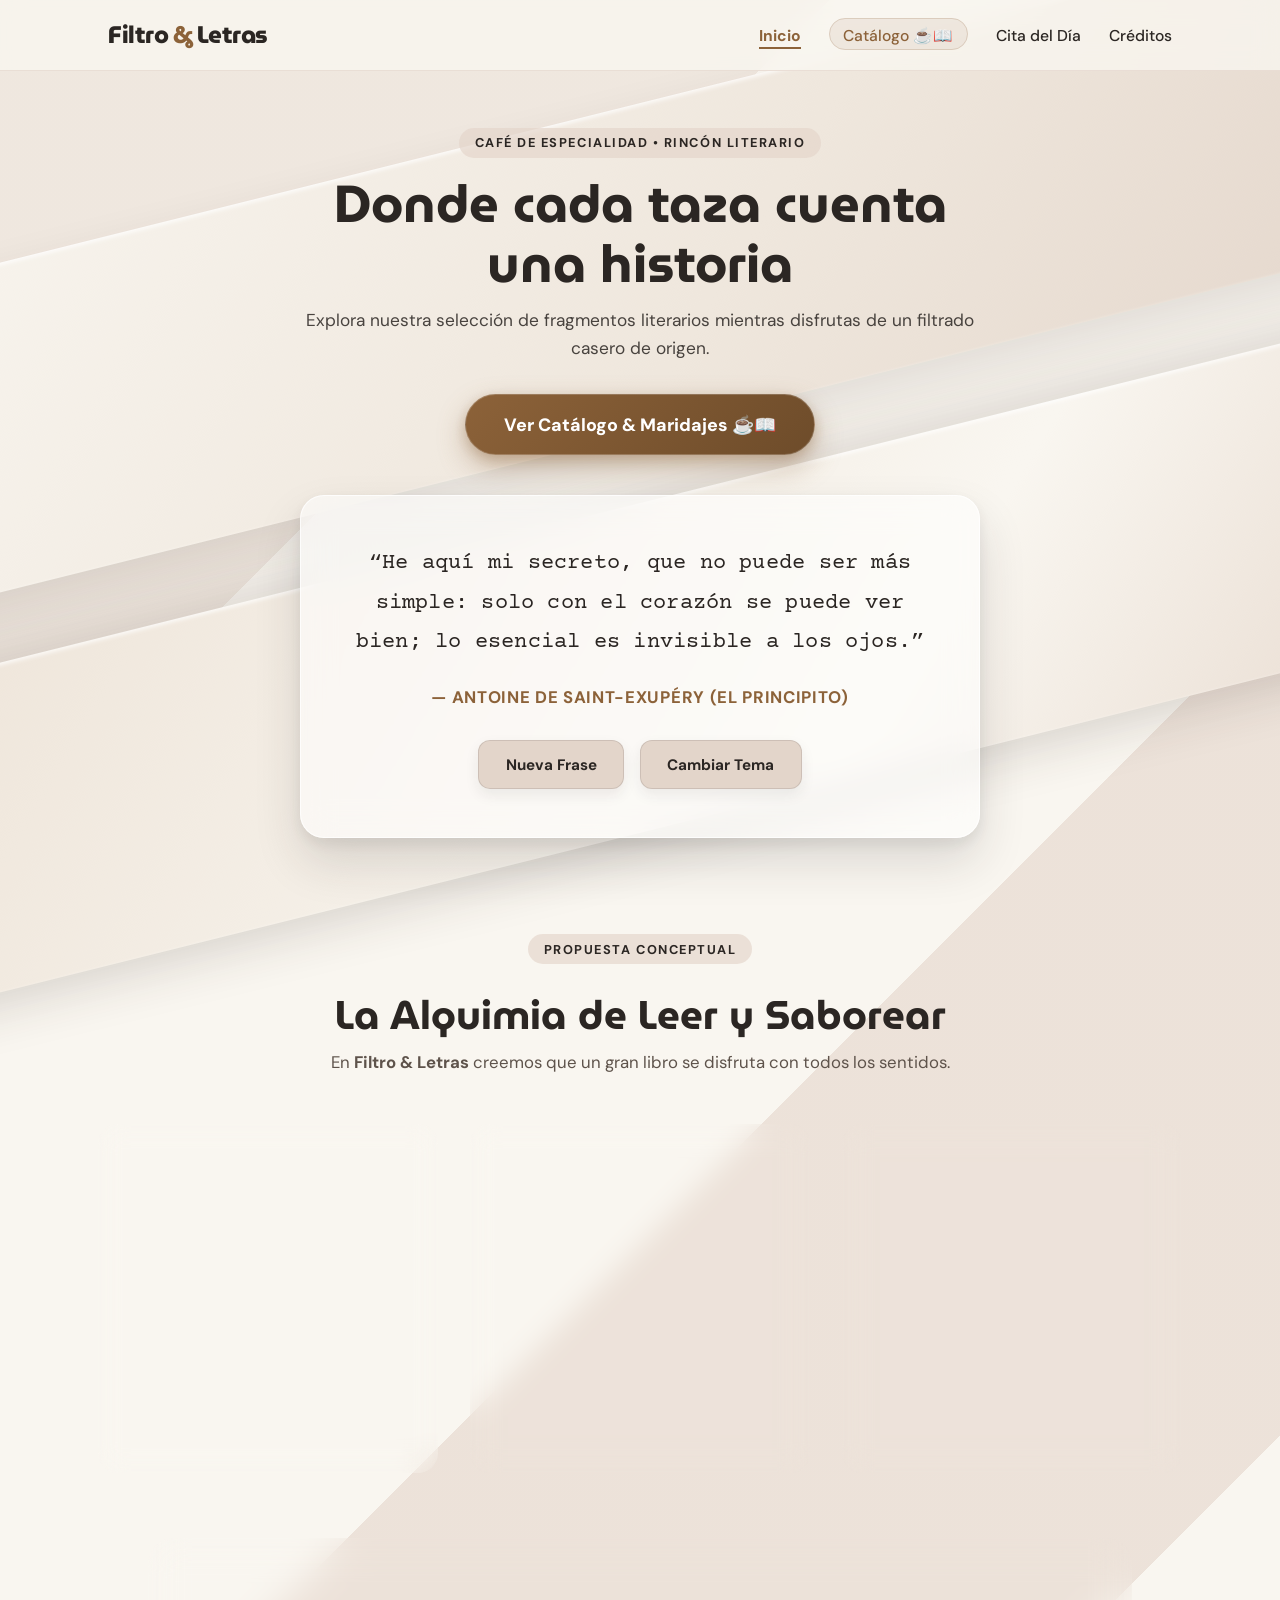
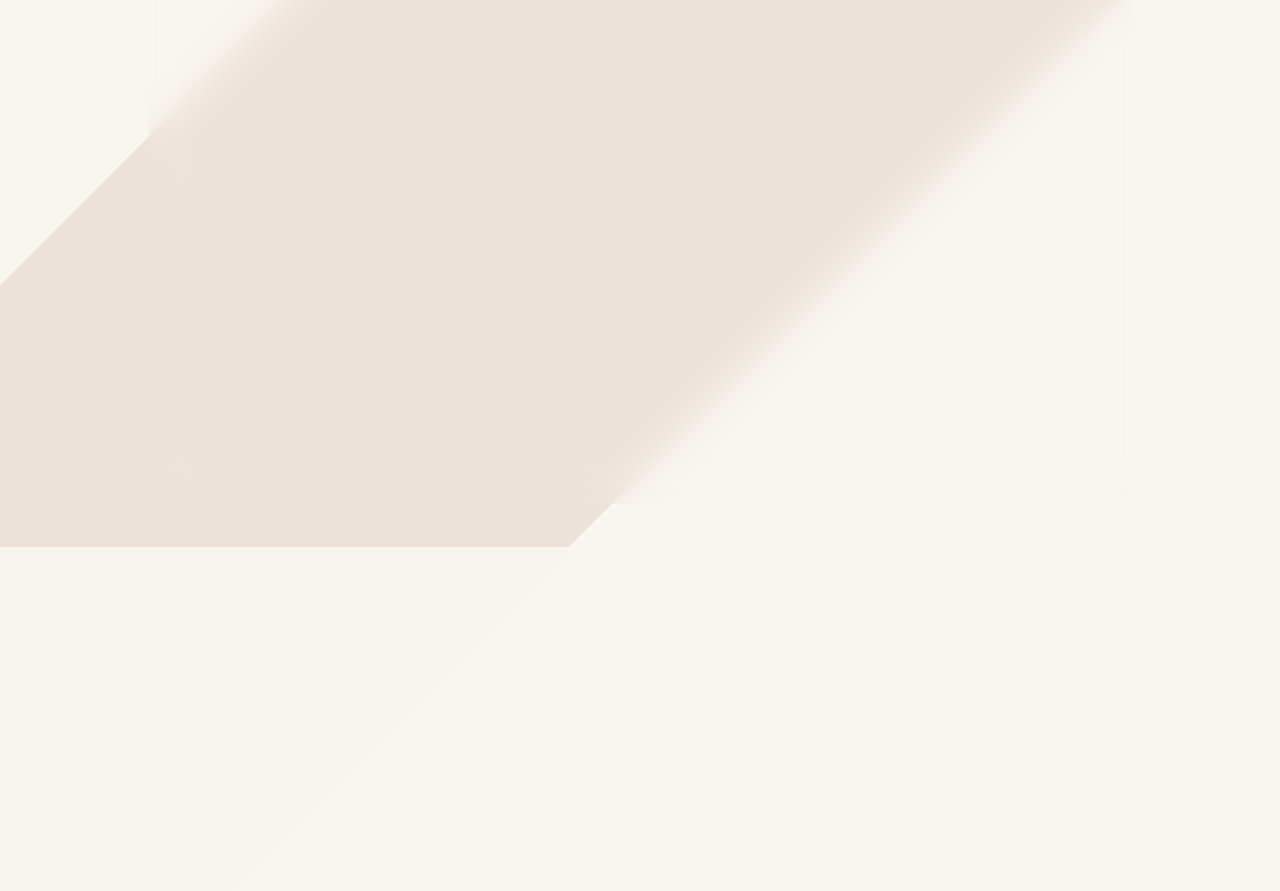
<file: index.html>
<!DOCTYPE html>
<html lang="es">
<head>
  <meta charset="UTF-8">
  <meta name="viewport" content="width=device-width, initial-scale=1.0">
  <title>Filtro &amp; Letras | Maridaje Literario &amp; Café Casero</title>
  <link rel="stylesheet" href="style.css">
</head>
<body>
  <!-- Navegación Fija -->
  <header class="site-header">
    <div class="header-container">
      <a href="index.html" class="logo">Filtro <span>&amp;</span> Letras</a>
      <nav class="main-nav" aria-label="Navegación principal">
        <ul>
          <li><a href="index.html" class="nav-activo">Inicio</a></li>
          <li><a href="catalogo.html" class="nav-destacado">Catálogo ☕📖</a></li>
          <li><a href="#tarjeta">Cita del Día</a></li>
          <li><a href="#creditos">Créditos</a></li>
        </ul>
      </nav>
    </div>
  </header>

  <!-- Contenido Principal / Sección Hero -->
  <main id="inicio">
    <section class="hero">
      <div class="hero-intro">
        <span class="badge">Café de Especialidad &bull; Rincón Literario</span>
        <h1>Donde cada taza cuenta una historia</h1>
        <p class="subtitle">Explora nuestra selección de fragmentos literarios mientras disfrutas de un filtrado casero de origen.</p>
        
        <!-- CTA Prominente en el Hero -->
        <div class="hero-cta-wrapper">
          <a href="catalogo.html" class="btn-cta-hero">
            Ver Catálogo &amp; Maridajes ☕📖
          </a>
        </div>
      </div>

      <!-- Tarjeta Principal Glassmorphism (Cita del Día) -->
      <section id="tarjeta" aria-live="polite">
        <p id="texto-frase">“He aquí mi secreto, que no puede ser más simple: solo con el corazón se puede ver bien; lo esencial es invisible a los ojos.”</p>
        <p id="autor-frase">— Antoine de Saint-Exupéry (El Principito)</p>

        <div class="acciones-tarjeta">
          <button id="btn-nueva-frase" type="button">Nueva Frase</button>
          <button id="btn-cambiar-tema" type="button">Cambiar Tema</button>
        </div>
      </section>
    </section>

    <!-- Sección de Conceptos Clave (Pilares del Proyecto) -->
    <section class="pilares-section">
      <div class="pilares-container">
        <div class="seccion-intro-texto">
          <span class="badge">Propuesta Conceptual</span>
          <h2>La Alquimia de Leer y Saborear</h2>
          <p class="subtitulo-seccion">
            En <strong>Filtro &amp; Letras</strong> creemos que un gran libro se disfruta con todos los sentidos.
          </p>
        </div>

        <div class="pilares-grid">
          <!-- Pilar 1 -->
          <article class="pilar-card">
            <div class="pilar-icono-wrapper">
              <span>📖✨</span>
            </div>
            <h3>1. Maridaje Literario</h3>
            <p>
              Combinamos la vibra y el tono emocional de 8 estilos literarios con variedades de café artesanal pensadas para potenciar el ritmo, la tensión o la calidez de tu lectura.
            </p>
          </article>

          <!-- Pilar 2 -->
          <article class="pilar-card">
            <div class="pilar-icono-wrapper">
              <span>☕🏠</span>
            </div>
            <h3>2. Experiencia Casera</h3>
            <p>
              Sin máquinas costosas ni complicaciones. Todas las recetas están explicadas paso a paso con elementos que tienes en casa: jarrito, colador de tela/papel o prensa francesa.
            </p>
          </article>

          <!-- Pilar 3 -->
          <article class="pilar-card">
            <div class="pilar-icono-wrapper">
              <span>📂⬇️</span>
            </div>
            <h3>3. Biblioteca Libre</h3>
            <p>
              Acceso libre y directo a los textos en formato digital. Puedes leer el PDF online en tu navegador o descargarlo a tu dispositivo con un solo clic.
            </p>
          </article>
        </div>
      </div>
    </section>

    <!-- Sección Destacada CTA para ir al Catálogo -->
    <section class="cta-catalogo-section">
      <div class="cta-card">
        <span class="badge">Explora las 8 Vibras</span>
        <h2>¿Listo para encontrar tu próxima lectura?</h2>
        <p class="cta-desc">
          Sumérgete en nuestro catálogo multipágina con más de 20 obras universales, sinopsis breves, descarga de PDFs y 3 recetas caseras detalladas para cada libro.
        </p>

        <div class="cta-vibras-preview">
          <span class="vibra-tag">💥 Golpe de Realidad</span>
          <span class="vibra-tag">🌀 Laberintos Mentales</span>
          <span class="vibra-tag">☕ Refugio Cálido</span>
          <span class="vibra-tag">🚀 Escape de la Realidad</span>
          <span class="vibra-tag">🌙 Sombras y Medianoche</span>
          <span class="vibra-tag">📜 Ecos del Pasado</span>
          <span class="vibra-tag">⚡ Chispazo de Conocimiento</span>
          <span class="vibra-tag">🔥 Pasión y Tensión</span>
        </div>

        <div class="cta-boton-contenedor">
          <a href="catalogo.html" class="btn-cta-primario">
            Ver Catálogo &amp; Maridajes ☕📖 ➔
          </a>
        </div>
      </div>
    </section>
  </main>

  <!-- Pie de Página (Footer Académico) -->
  <footer id="creditos" class="site-footer">
    <div class="footer-container">

      <!-- Columna 1: Identidad del Proyecto -->
      <div class="footer-col footer-col-project">
        <a href="index.html" class="logo footer-logo">Filtro <span>&amp;</span> Letras</a>
        <p class="tp-desc">
          Web interactiva de maridaje literario y café casero. Proyecto frontend desarrollado para la cátedra de Laboratorio de Programación I.
        </p>
        <div class="project-badges">
          <span class="cycle-pill">Ciclo Lectivo 2026</span>
          <a href="https://github.com" target="_blank" rel="noopener noreferrer" class="github-badge" title="Repositorio en GitHub">
            <svg viewBox="0 0 24 24" fill="currentColor" width="13" height="13" aria-hidden="true">
              <path d="M12 0C5.37 0 0 5.37 0 12c0 5.31 3.435 9.795 8.205 11.385.6.105.825-.255.825-.57 0-.285-.015-1.23-.015-2.235-3.015.555-3.795-.735-4.035-1.41-.135-.345-.72-1.41-1.23-1.695-.42-.225-1.02-.78-.015-.795.945-.015 1.62.87 1.845 1.23 1.08 1.815 2.805 1.305 3.495.99.105-.78.42-1.305.765-1.605-2.67-.3-5.46-1.335-5.46-5.925 0-1.305.465-2.385 1.23-3.225-.12-.3-.54-1.53.12-3.18 0 0 1.005-.315 3.3 1.23.96-.27 1.98-.405 3-.405s2.04.135 3 .405c2.295-1.56 3.3-1.23 3.3-1.23.66 1.65.24 2.88.12 3.18.765.84 1.23 1.905 1.23 3.225 0 4.605-2.805 5.625-5.475 5.925.435.375.81 1.095.81 2.22 0 1.605-.015 2.895-.015 3.3 0 .315.225.69.825.57A12.02 12.02 0 0 0 24 12c0-6.63-5.37-12-12-12z"/>
            </svg>
            <span>GitHub</span>
          </a>
        </div>
      </div>

      <!-- Columna 2: Marco Institucional -->
      <div class="footer-col footer-col-academic">
        <h3 class="footer-title">Marco Institucional</h3>
        <div class="credits-details">
          <p class="detail-row">
            <span class="detail-label">Instituto:</span>
            <span class="detail-value highlight-inst">IFSD 'Juan García de Cossío'</span>
          </p>
          <p class="detail-row">
            <span class="detail-label">Carrera / Curso:</span>
            <span class="detail-value">2do año, Tecnicatura en Desarrollo de Software</span>
          </p>
          <p class="detail-row">
            <span class="detail-label">Materia:</span>
            <span class="detail-value">Laboratorio de Programación I</span>
          </p>
          <p class="detail-row">
            <span class="detail-label">Trabajo Práctico:</span>
            <span class="detail-value tp-value">'Proyecto Frontend: Desarrollo de la Web Interactiva Café &amp; Letras'</span>
          </p>
        </div>
      </div>

      <!-- Columna 3: Equipo de Desarrollo & Docencia -->
      <div class="footer-col footer-col-team">
        <h3 class="footer-title">Equipo &amp; Docencia</h3>
        <div class="credits-details">
          <p class="detail-row">
            <span class="detail-label">Docente Cátedra:</span>
            <span class="detail-value teacher-interactive highlight-prof" title="Prof. Yésica Ponce">
              <span class="teacher-sparkle">✨</span>
              <strong class="teacher-name">Prof. Yésica Ponce</strong>
            </span>
          </p>
          <p class="detail-row">
            <span class="detail-label">Autores (Estudiantes):</span>
            <span class="detail-value authors-wrapper">
              <span class="author-interactive highlight-author">Ramiro Curimá</span> &amp; <span class="author-interactive highlight-author">Sebastián Gauna</span>
            </span>
          </p>
          <p class="detail-row">
            <span class="detail-label">Asistencia:</span>
            <span class="detail-value assistance-wrapper">
              <span class="ai-interactive tag-gemini">Gemini</span> &amp; <span class="ai-interactive tag-antigravity">Antigravity</span>
            </span>
          </p>
        </div>
      </div>

    </div>

    <!-- Barra Inferior de Derechos y Aviso Legal -->
    <div class="footer-bottom">
      <div class="footer-bottom-container">
        <p class="copyright-text">
          &copy; <span id="year-copy">2026</span> <strong>Filtro &amp; Letras</strong>. Cátedra de Laboratorio de Programación I.
        </p>

        <div class="footer-bottom-links">
          <a href="catalogo.html">Catálogo Completo</a>
          <span class="sep">&bull;</span>
          <a href="#inicio">Volver Arriba</a>
        </div>

        <a href="#inicio" class="back-to-top" title="Volver al inicio" aria-label="Volver arriba">
          <svg viewBox="0 0 24 24" fill="none" stroke="currentColor" stroke-width="2.5" stroke-linecap="round" stroke-linejoin="round" aria-hidden="true">
            <polyline points="18 15 12 9 6 15"></polyline>
          </svg>
          <span>Subir</span>
        </a>
      </div>

      <!-- Fila de Aviso Legal Solicitada -->
      <div class="footer-legal-bar">
        <p class="footer-legal-text">
          ⚖️ <strong>Aviso legal:</strong> Los textos digitales se comparten con fines estrictamente educativos, sin fines de lucro y para el fomento de la lectura.
        </p>
      </div>
    </div>
  </footer>

  <script src="script.js"></script>
</body>
</html>
</file>
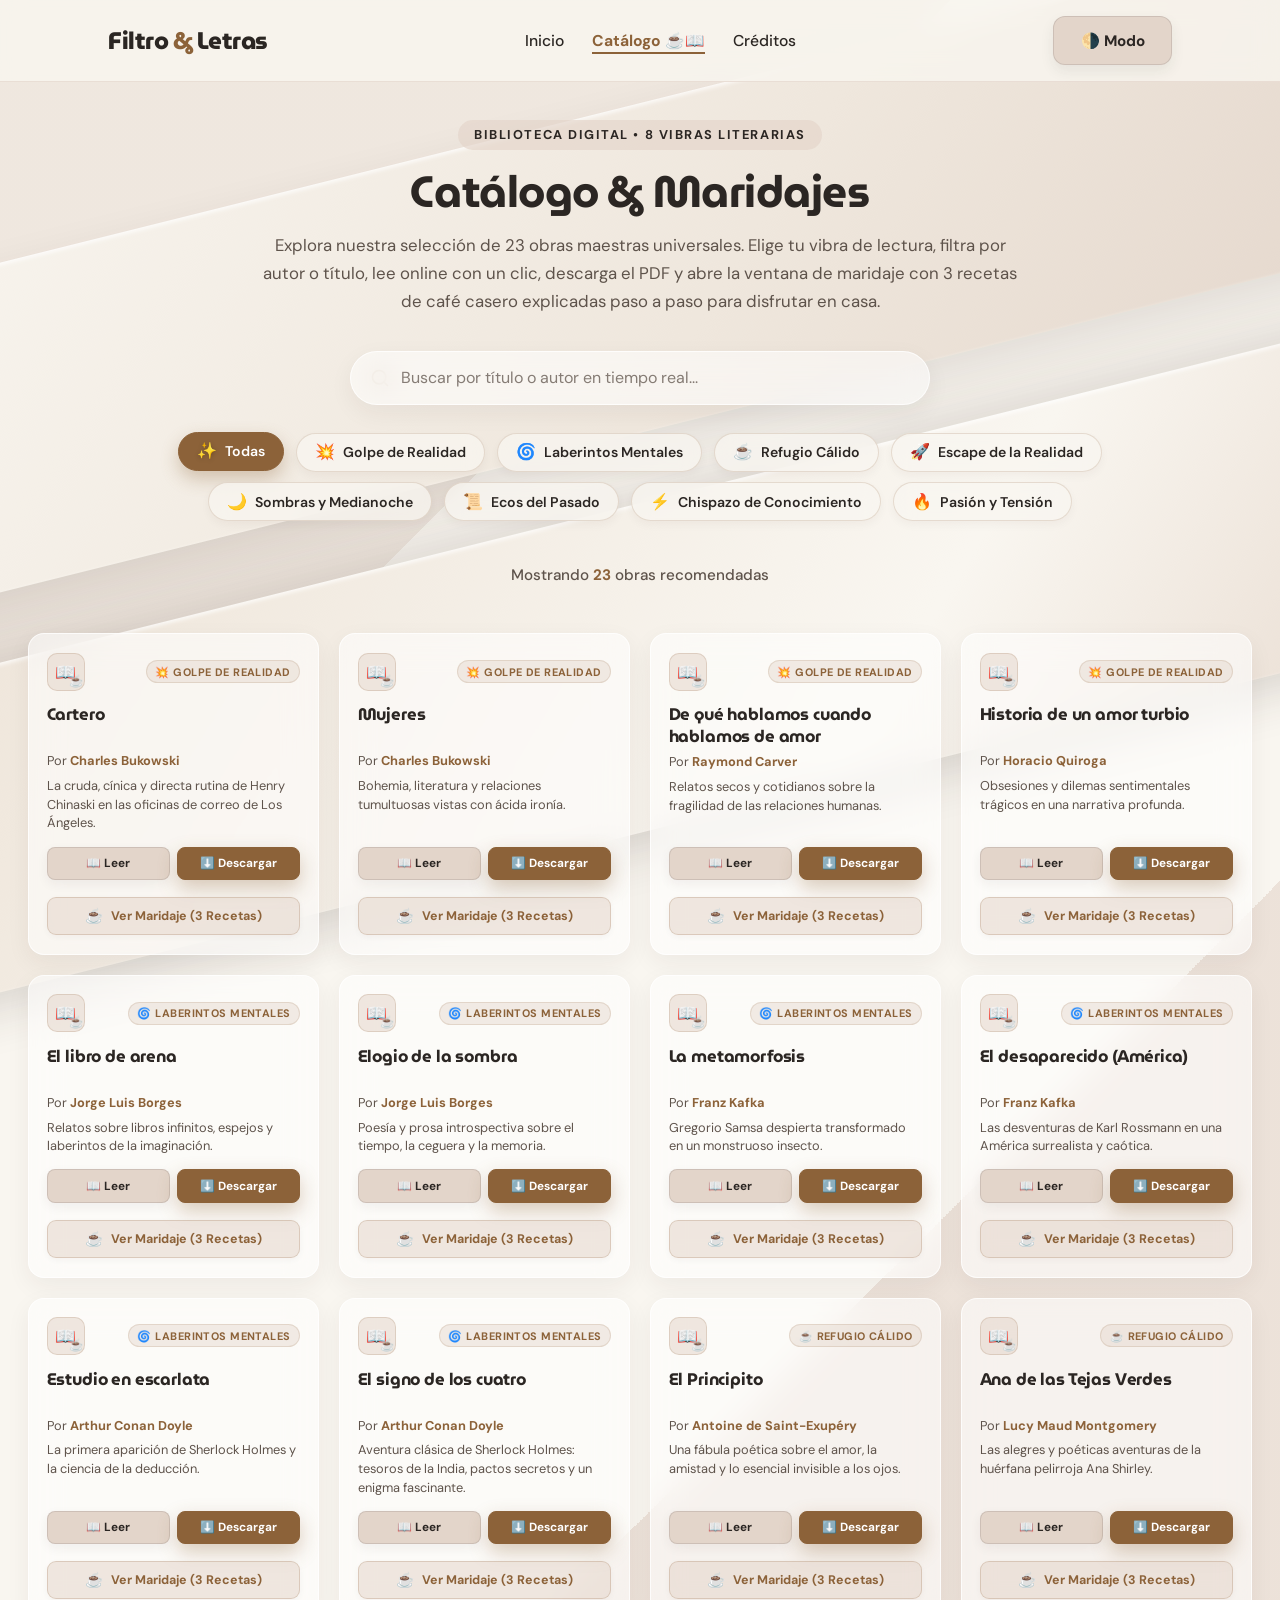
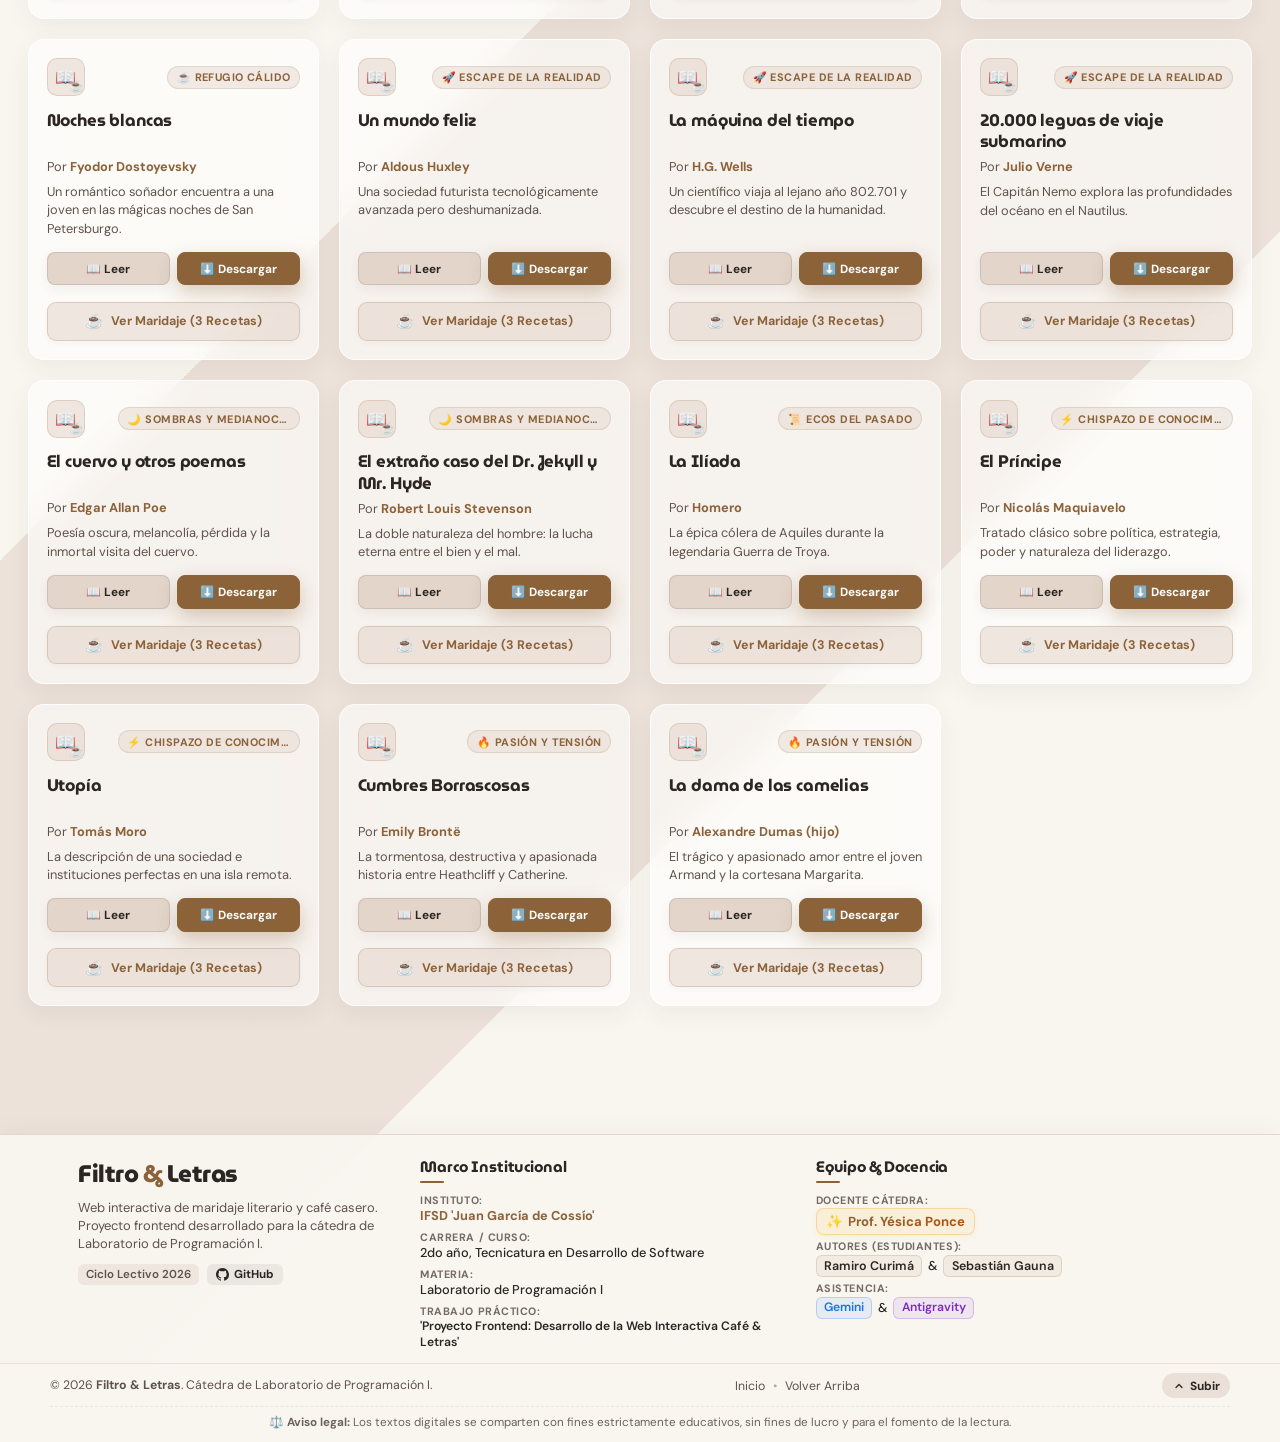
<file: catalogo.html>
<!DOCTYPE html>
<html lang="es">
<head>
  <meta charset="UTF-8">
  <meta name="viewport" content="width=device-width, initial-scale=1.0">
  <title>Catálogo de Obras &amp; Maridajes | Filtro &amp; Letras</title>
  <link rel="stylesheet" href="style.css">
</head>
<body>
  <!-- Navegación Fija -->
  <header class="site-header">
    <div class="header-container">
      <a href="index.html" class="logo">Filtro <span>&amp;</span> Letras</a>
      <nav class="main-nav" aria-label="Navegación principal">
        <ul>
          <li><a href="index.html">Inicio</a></li>
          <li><a href="catalogo.html" class="nav-activo">Catálogo ☕📖</a></li>
          <li><a href="#creditos">Créditos</a></li>
        </ul>
      </nav>
      <div class="header-theme-toggle">
        <button id="btn-cambiar-tema" type="button" class="btn-tema-mini" title="Alternar Modo Oscuro" aria-label="Alternar Modo Oscuro">
          🌗 Modo
        </button>
      </div>
    </div>
  </header>

  <!-- Contenido Principal: Catálogo de Obras y Maridajes -->
  <main id="catalogo-main" class="catalogo-page-container">
    <section class="catalogo-hero-header">
      <div class="catalogo-intro">
        <span class="badge">Biblioteca Digital &bull; 8 Vibras Literarias</span>
        <h1 class="catalogo-titulo">Catálogo &amp; Maridajes</h1>
        <p class="catalogo-subtitulo">
          Explora nuestra selección de 23 obras maestras universales. Elige tu vibra de lectura, filtra por autor o título, lee online con un clic, descarga el PDF y abre la ventana de maridaje con 3 recetas de café casero explicadas paso a paso para disfrutar en casa.
        </p>
      </div>

      <!-- Barra de Búsqueda y Filtros de Categoría -->
      <div class="catalogo-controles">
        <!-- Buscador en tiempo real -->
        <div class="buscador-caja">
          <svg class="icono-busqueda" viewBox="0 0 24 24" fill="none" stroke="currentColor" stroke-width="2" stroke-linecap="round" stroke-linejoin="round" aria-hidden="true">
            <circle cx="11" cy="11" r="8"></circle>
            <line x1="21" y1="21" x2="16.65" y2="16.65"></line>
          </svg>
          <input 
            type="search" 
            id="input-busqueda" 
            placeholder="Buscar por título o autor en tiempo real..." 
            aria-label="Buscar libros por título o autor"
            autocomplete="off"
          >
          <button id="btn-limpiar-busqueda" type="button" aria-label="Limpiar búsqueda" title="Limpiar búsqueda" class="btn-limpiar-busqueda">&times;</button>
        </div>

        <!-- 8 Categorías de Lectura (Tabs de Filtrado) -->
        <nav class="filtros-categorias" aria-label="Categorías de lectura">
          <button class="filtro-btn activo" data-categoria="todas" type="button">
            <span class="filtro-icono">✨</span>
            <span class="filtro-texto">Todas</span>
          </button>
          <button class="filtro-btn" data-categoria="golpe-de-realidad" type="button">
            <span class="filtro-icono">💥</span>
            <span class="filtro-texto">Golpe de Realidad</span>
          </button>
          <button class="filtro-btn" data-categoria="laberintos-mentales" type="button">
            <span class="filtro-icono">🌀</span>
            <span class="filtro-texto">Laberintos Mentales</span>
          </button>
          <button class="filtro-btn" data-categoria="refugio-calido" type="button">
            <span class="filtro-icono">☕</span>
            <span class="filtro-texto">Refugio Cálido</span>
          </button>
          <button class="filtro-btn" data-categoria="escape-de-la-realidad" type="button">
            <span class="filtro-icono">🚀</span>
            <span class="filtro-texto">Escape de la Realidad</span>
          </button>
          <button class="filtro-btn" data-categoria="sombras-y-medianoche" type="button">
            <span class="filtro-icono">🌙</span>
            <span class="filtro-texto">Sombras y Medianoche</span>
          </button>
          <button class="filtro-btn" data-categoria="ecos-del-pasado" type="button">
            <span class="filtro-icono">📜</span>
            <span class="filtro-texto">Ecos del Pasado</span>
          </button>
          <button class="filtro-btn" data-categoria="chispazo-de-conocimiento" type="button">
            <span class="filtro-icono">⚡</span>
            <span class="filtro-texto">Chispazo de Conocimiento</span>
          </button>
          <button class="filtro-btn" data-categoria="pasion-y-tension" type="button">
            <span class="filtro-icono">🔥</span>
            <span class="filtro-texto">Pasión y Tensión</span>
          </button>
        </nav>
      </div>

      <!-- Contador dinámico de libros -->
      <div class="catalogo-info-bar">
        <p class="contador-libros" aria-live="polite">
          Mostrando <strong id="cantidad-libros">0</strong> obras recomendadas
        </p>
      </div>
    </section>

    <!-- Grilla de Tarjetas Sencillas y no saturadas -->
    <section class="catalogo-grid-section">
      <div id="contenedor-catalogo" class="grid-catalogo" aria-live="polite">
        <!-- Generado dinámicamente vía script.js -->
      </div>
    </section>
  </main>

  <!-- Modal Emergente de Maridaje Literario (Ventana Emergente Desenfocada) -->
  <div id="modal-maridaje" class="modal-maridaje-wrapper" aria-hidden="true" role="dialog" aria-modal="true" aria-labelledby="modal-libro-titulo">
    <div class="modal-backdrop" id="modal-backdrop" tabindex="-1"></div>
    <div class="modal-container">
      <button type="button" id="btn-cerrar-modal" class="modal-btn-cerrar" aria-label="Cerrar ventana de maridaje">&times;</button>
      
      <div id="modal-contenido-dinamico" class="modal-grid-split">
        <!-- Inyectado dinámicamente vía script.js con portada/info a la izq y recetas a la der -->
      </div>
    </div>
  </div>

  <!-- Pie de Página (Footer Académico) -->
  <footer id="creditos" class="site-footer">
    <div class="footer-container">

      <!-- Columna 1: Identidad del Proyecto -->
      <div class="footer-col footer-col-project">
        <a href="index.html" class="logo footer-logo">Filtro <span>&amp;</span> Letras</a>
        <p class="tp-desc">
          Web interactiva de maridaje literario y café casero. Proyecto frontend desarrollado para la cátedra de Laboratorio de Programación I.
        </p>
        <div class="project-badges">
          <span class="cycle-pill">Ciclo Lectivo 2026</span>
          <a href="https://github.com" target="_blank" rel="noopener noreferrer" class="github-badge" title="Repositorio en GitHub">
            <svg viewBox="0 0 24 24" fill="currentColor" width="13" height="13" aria-hidden="true">
              <path d="M12 0C5.37 0 0 5.37 0 12c0 5.31 3.435 9.795 8.205 11.385.6.105.825-.255.825-.57 0-.285-.015-1.23-.015-2.235-3.015.555-3.795-.735-4.035-1.41-.135-.345-.72-1.41-1.23-1.695-.42-.225-1.02-.78-.015-.795.945-.015 1.62.87 1.845 1.23 1.08 1.815 2.805 1.305 3.495.99.105-.78.42-1.305.765-1.605-2.67-.3-5.46-1.335-5.46-5.925 0-1.305.465-2.385 1.23-3.225-.12-.3-.54-1.53.12-3.18 0 0 1.005-.315 3.3 1.23.96-.27 1.98-.405 3-.405s2.04.135 3 .405c2.295-1.56 3.3-1.23 3.3-1.23.66 1.65.24 2.88.12 3.18.765.84 1.23 1.905 1.23 3.225 0 4.605-2.805 5.625-5.475 5.925.435.375.81 1.095.81 2.22 0 1.605-.015 2.895-.015 3.3 0 .315.225.69.825.57A12.02 12.02 0 0 0 24 12c0-6.63-5.37-12-12-12z"/>
            </svg>
            <span>GitHub</span>
          </a>
        </div>
      </div>

      <!-- Columna 2: Marco Institucional -->
      <div class="footer-col footer-col-academic">
        <h3 class="footer-title">Marco Institucional</h3>
        <div class="credits-details">
          <p class="detail-row">
            <span class="detail-label">Instituto:</span>
            <span class="detail-value highlight-inst">IFSD 'Juan García de Cossío'</span>
          </p>
          <p class="detail-row">
            <span class="detail-label">Carrera / Curso:</span>
            <span class="detail-value">2do año, Tecnicatura en Desarrollo de Software</span>
          </p>
          <p class="detail-row">
            <span class="detail-label">Materia:</span>
            <span class="detail-value">Laboratorio de Programación I</span>
          </p>
          <p class="detail-row">
            <span class="detail-label">Trabajo Práctico:</span>
            <span class="detail-value tp-value">'Proyecto Frontend: Desarrollo de la Web Interactiva Café &amp; Letras'</span>
          </p>
        </div>
      </div>

      <!-- Columna 3: Equipo de Desarrollo & Docencia -->
      <div class="footer-col footer-col-team">
        <h3 class="footer-title">Equipo &amp; Docencia</h3>
        <div class="credits-details">
          <p class="detail-row">
            <span class="detail-label">Docente Cátedra:</span>
            <span class="detail-value teacher-interactive highlight-prof" title="Prof. Yésica Ponce">
              <span class="teacher-sparkle">✨</span>
              <strong class="teacher-name">Prof. Yésica Ponce</strong>
            </span>
          </p>
          <p class="detail-row">
            <span class="detail-label">Autores (Estudiantes):</span>
            <span class="detail-value authors-wrapper">
              <span class="author-interactive highlight-author">Ramiro Curimá</span> &amp; <span class="author-interactive highlight-author">Sebastián Gauna</span>
            </span>
          </p>
          <p class="detail-row">
            <span class="detail-label">Asistencia:</span>
            <span class="detail-value assistance-wrapper">
              <span class="ai-interactive tag-gemini">Gemini</span> &amp; <span class="ai-interactive tag-antigravity">Antigravity</span>
            </span>
          </p>
        </div>
      </div>

    </div>

    <!-- Barra Inferior de Derechos y Aviso Legal -->
    <div class="footer-bottom">
      <div class="footer-bottom-container">
        <p class="copyright-text">
          &copy; <span id="year-copy">2026</span> <strong>Filtro &amp; Letras</strong>. Cátedra de Laboratorio de Programación I.
        </p>

        <div class="footer-bottom-links">
          <a href="index.html">Inicio</a>
          <span class="sep">&bull;</span>
          <a href="#catalogo-main">Volver Arriba</a>
        </div>

        <a href="#catalogo-main" class="back-to-top" title="Volver al inicio" aria-label="Volver arriba">
          <svg viewBox="0 0 24 24" fill="none" stroke="currentColor" stroke-width="2.5" stroke-linecap="round" stroke-linejoin="round" aria-hidden="true">
            <polyline points="18 15 12 9 6 15"></polyline>
          </svg>
          <span>Subir</span>
        </a>
      </div>

      <!-- Fila de Aviso Legal Solicitada -->
      <div class="footer-legal-bar">
        <p class="footer-legal-text">
          ⚖️ <strong>Aviso legal:</strong> Los textos digitales se comparten con fines estrictamente educativos, sin fines de lucro y para el fomento de la lectura.
        </p>
      </div>
    </div>
  </footer>

  <script src="script.js"></script>
</body>
</html>
</file>
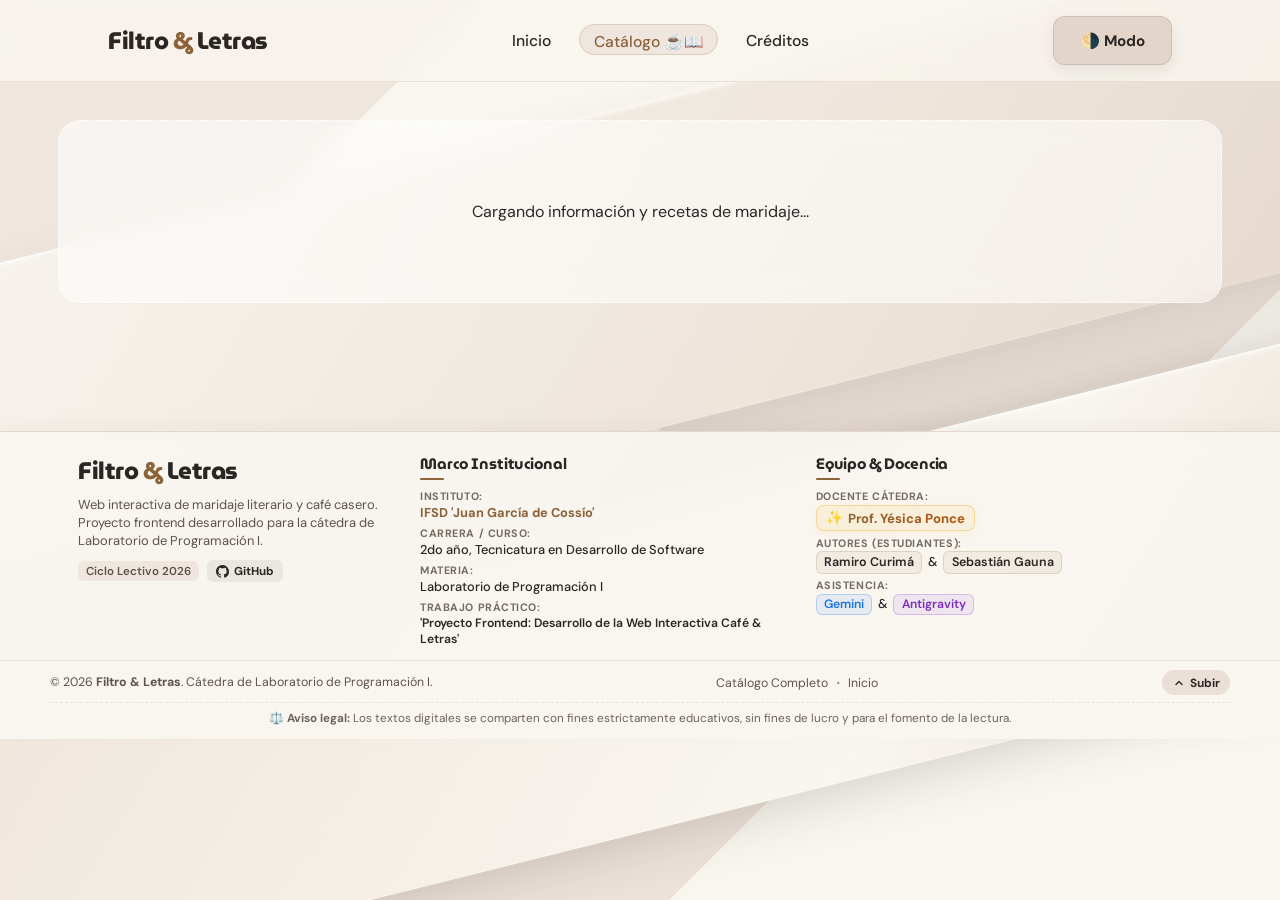
<file: libro.html>
<!DOCTYPE html>
<html lang="es">
<head>
  <meta charset="UTF-8">
  <meta name="viewport" content="width=device-width, initial-scale=1.0">
  <title>Ficha de Obra &amp; Maridaje | Filtro &amp; Letras</title>
  <link rel="stylesheet" href="style.css">
</head>
<body>
  <!-- Navegación Fija -->
  <header class="site-header">
    <div class="header-container">
      <a href="index.html" class="logo">Filtro <span>&amp;</span> Letras</a>
      <nav class="main-nav" aria-label="Navegación principal">
        <ul>
          <li><a href="index.html">Inicio</a></li>
          <li><a href="catalogo.html" class="nav-destacado">Catálogo ☕📖</a></li>
          <li><a href="#creditos">Créditos</a></li>
        </ul>
      </nav>
      <div class="header-theme-toggle">
        <button id="btn-cambiar-tema" type="button" class="btn-tema-mini" title="Alternar Modo Oscuro" aria-label="Alternar Modo Oscuro">
          🌗 Modo
        </button>
      </div>
    </div>
  </header>

  <!-- Contenedor Principal de la Ficha de Detalle -->
  <main id="detalle-libro-main" class="ficha-page-container">
    <div id="detalle-libro-contenido" class="ficha-wrapper" aria-live="polite">
      <!-- Se inyecta dinámicamente con JavaScript desde script.js según el parámetro ?id= -->
      <div class="ficha-cargando">
        <p>Cargando información y recetas de maridaje...</p>
      </div>
    </div>
  </main>

  <!-- Pie de Página (Footer Académico) -->
  <footer id="creditos" class="site-footer">
    <div class="footer-container">

      <!-- Columna 1: Identidad del Proyecto -->
      <div class="footer-col footer-col-project">
        <a href="index.html" class="logo footer-logo">Filtro <span>&amp;</span> Letras</a>
        <p class="tp-desc">
          Web interactiva de maridaje literario y café casero. Proyecto frontend desarrollado para la cátedra de Laboratorio de Programación I.
        </p>
        <div class="project-badges">
          <span class="cycle-pill">Ciclo Lectivo 2026</span>
          <a href="https://github.com" target="_blank" rel="noopener noreferrer" class="github-badge" title="Repositorio en GitHub">
            <svg viewBox="0 0 24 24" fill="currentColor" width="13" height="13" aria-hidden="true">
              <path d="M12 0C5.37 0 0 5.37 0 12c0 5.31 3.435 9.795 8.205 11.385.6.105.825-.255.825-.57 0-.285-.015-1.23-.015-2.235-3.015.555-3.795-.735-4.035-1.41-.135-.345-.72-1.41-1.23-1.695-.42-.225-1.02-.78-.015-.795.945-.015 1.62.87 1.845 1.23 1.08 1.815 2.805 1.305 3.495.99.105-.78.42-1.305.765-1.605-2.67-.3-5.46-1.335-5.46-5.925 0-1.305.465-2.385 1.23-3.225-.12-.3-.54-1.53.12-3.18 0 0 1.005-.315 3.3 1.23.96-.27 1.98-.405 3-.405s2.04.135 3 .405c2.295-1.56 3.3-1.23 3.3-1.23.66 1.65.24 2.88.12 3.18.765.84 1.23 1.905 1.23 3.225 0 4.605-2.805 5.625-5.475 5.925.435.375.81 1.095.81 2.22 0 1.605-.015 2.895-.015 3.3 0 .315.225.69.825.57A12.02 12.02 0 0 0 24 12c0-6.63-5.37-12-12-12z"/>
            </svg>
            <span>GitHub</span>
          </a>
        </div>
      </div>

      <!-- Columna 2: Marco Institucional -->
      <div class="footer-col footer-col-academic">
        <h3 class="footer-title">Marco Institucional</h3>
        <div class="credits-details">
          <p class="detail-row">
            <span class="detail-label">Instituto:</span>
            <span class="detail-value highlight-inst">IFSD 'Juan García de Cossío'</span>
          </p>
          <p class="detail-row">
            <span class="detail-label">Carrera / Curso:</span>
            <span class="detail-value">2do año, Tecnicatura en Desarrollo de Software</span>
          </p>
          <p class="detail-row">
            <span class="detail-label">Materia:</span>
            <span class="detail-value">Laboratorio de Programación I</span>
          </p>
          <p class="detail-row">
            <span class="detail-label">Trabajo Práctico:</span>
            <span class="detail-value tp-value">'Proyecto Frontend: Desarrollo de la Web Interactiva Café &amp; Letras'</span>
          </p>
        </div>
      </div>

      <!-- Columna 3: Equipo de Desarrollo & Docencia -->
      <div class="footer-col footer-col-team">
        <h3 class="footer-title">Equipo &amp; Docencia</h3>
        <div class="credits-details">
          <p class="detail-row">
            <span class="detail-label">Docente Cátedra:</span>
            <span class="detail-value teacher-interactive highlight-prof" title="Prof. Yésica Ponce">
              <span class="teacher-sparkle">✨</span>
              <strong class="teacher-name">Prof. Yésica Ponce</strong>
            </span>
          </p>
          <p class="detail-row">
            <span class="detail-label">Autores (Estudiantes):</span>
            <span class="detail-value authors-wrapper">
              <span class="author-interactive highlight-author">Ramiro Curimá</span> &amp; <span class="author-interactive highlight-author">Sebastián Gauna</span>
            </span>
          </p>
          <p class="detail-row">
            <span class="detail-label">Asistencia:</span>
            <span class="detail-value assistance-wrapper">
              <span class="ai-interactive tag-gemini">Gemini</span> &amp; <span class="ai-interactive tag-antigravity">Antigravity</span>
            </span>
          </p>
        </div>
      </div>

    </div>

    <!-- Barra Inferior de Derechos y Aviso Legal -->
    <div class="footer-bottom">
      <div class="footer-bottom-container">
        <p class="copyright-text">
          &copy; <span id="year-copy">2026</span> <strong>Filtro &amp; Letras</strong>. Cátedra de Laboratorio de Programación I.
        </p>

        <div class="footer-bottom-links">
          <a href="catalogo.html">Catálogo Completo</a>
          <span class="sep">&bull;</span>
          <a href="index.html">Inicio</a>
        </div>

        <a href="#detalle-libro-main" class="back-to-top" title="Volver al inicio" aria-label="Volver arriba">
          <svg viewBox="0 0 24 24" fill="none" stroke="currentColor" stroke-width="2.5" stroke-linecap="round" stroke-linejoin="round" aria-hidden="true">
            <polyline points="18 15 12 9 6 15"></polyline>
          </svg>
          <span>Subir</span>
        </a>
      </div>

      <!-- Fila de Aviso Legal Solicitada -->
      <div class="footer-legal-bar">
        <p class="footer-legal-text">
          ⚖️ <strong>Aviso legal:</strong> Los textos digitales se comparten con fines estrictamente educativos, sin fines de lucro y para el fomento de la lectura.
        </p>
      </div>
    </div>
  </footer>

  <script src="script.js"></script>
</body>
</html>
</file>
<file: style.css>
/* Importación de Google Fonts:
   - MuseoModerno: Títulos
   - DM Sans: Texto general
   - Courier Prime (monospace): Tipografía estilo máquina de escribir exclusiva para la cita literaria
*/
@import url('https://fonts.googleapis.com/css2?family=Courier+Prime:ital,wght@0,400;0,700;1,400&family=DM+Sans:ital,opsz,wght@0,9..40,400;0,9..40,500;0,9..40,700;1,9..40,400&family=MuseoModerno:wght@500;700;800&display=swap');

:root {
  --bg-crema: #F9F6F0;
  --bg-oscuro: #1A1A1A;
  --texto-principal: #2B2623;
  --texto-secundario: #5E534B;
  --btn-arena: #E3D5CA;
  --btn-arena-hover: #D5C3B5;
  --acento-cafe: #8C6239;
  --acento-cafe-hover: #6e4c2a;
  --glass-bg: rgba(255, 255, 255, 0.55);
  --glass-border: rgba(255, 255, 255, 0.75);
  --glass-shadow: 0 24px 48px rgba(43, 38, 35, 0.14), 0 6px 16px rgba(43, 38, 35, 0.08);
}

html {
  scroll-behavior: smooth;
}

* {
  margin: 0;
  padding: 0;
  box-sizing: border-box;
}

body {
  min-height: 100vh;
  font-family: 'DM Sans', sans-serif;
  background-color: var(--bg-crema);
  color: var(--texto-principal);
  position: relative;
  overflow-x: hidden;
  transition: background-color 0.4s ease, color 0.4s ease;
  /* Fondo claro crema (#F9F6F0) con efecto de franjas diagonales en CSS puro */
  background-image:
    linear-gradient(
      135deg,
      rgba(227, 213, 202, 0.45) 0%,
      rgba(227, 213, 202, 0.45) 22%,
      transparent 22%,
      transparent 50%,
      rgba(213, 189, 175, 0.35) 50%,
      rgba(213, 189, 175, 0.35) 72%,
      transparent 72%,
      transparent 100%
    );
  background-size: 100% 100%;
}

/* Capas de franjas diagonales superpuestas con relieve 3D (linear-gradient + box-shadow) */
body::before,
body::after {
  content: "";
  position: fixed;
  left: -20vw;
  width: 140vw;
  height: 320px;
  pointer-events: none;
  z-index: 0;
  transform: rotate(-14deg);
  transition: background 0.4s ease, box-shadow 0.4s ease;
}

body::before {
  top: 12vh;
  background: linear-gradient(135deg, #F9F6F0 0%, #EFE7DD 55%, #E3D5CA 100%);
  box-shadow:
    0 22px 45px rgba(60, 45, 35, 0.12),
    inset 0 2px 4px rgba(255, 255, 255, 0.9);
}

body::after {
  bottom: 8vh;
  background: linear-gradient(135deg, #EDE3D7 0%, #F9F6F0 65%, #E6D8CC 100%);
  box-shadow:
    0 -18px 40px rgba(60, 45, 35, 0.1),
    0 20px 42px rgba(60, 45, 35, 0.12),
    inset 0 2px 4px rgba(255, 255, 255, 0.85);
}

/* Tipografía de títulos */
h1,
h2,
h3,
.logo {
  font-family: 'MuseoModerno', sans-serif;
}

/* Header y Navegación Fija */
.site-header {
  position: fixed;
  top: 0;
  left: 0;
  width: 100%;
  z-index: 100;
  background: rgba(249, 246, 240, 0.78);
  backdrop-filter: blur(12px);
  -webkit-backdrop-filter: blur(12px);
  border-bottom: 1px solid rgba(227, 213, 202, 0.7);
  transition: background-color 0.4s ease, border-color 0.4s ease;
}

.header-container {
  max-width: 1120px;
  margin: 0 auto;
  padding: 1rem 1.75rem;
  display: flex;
  align-items: center;
  justify-content: space-between;
}

.logo {
  font-size: 1.5rem;
  font-weight: 800;
  color: inherit;
  text-decoration: none;
  letter-spacing: -0.02em;
  transition: transform 0.2s ease, opacity 0.2s ease;
}

.logo:hover {
  transform: scale(1.02);
}

.logo span {
  color: var(--acento-cafe);
}

.main-nav ul {
  list-style: none;
  display: flex;
  gap: 1.75rem;
}

.main-nav a {
  text-decoration: none;
  color: inherit;
  font-weight: 500;
  font-size: 0.98rem;
  position: relative;
  padding-bottom: 0.2rem;
  transition: color 0.25s ease;
}

.main-nav a::after {
  content: "";
  position: absolute;
  bottom: 0;
  left: 0;
  width: 0%;
  height: 2px;
  background-color: var(--acento-cafe);
  transition: width 0.25s ease;
}

.main-nav a:hover::after {
  width: 100%;
}

/* Sección Hero Principal */
.hero {
  position: relative;
  z-index: 1;
  min-height: calc(100vh - 100px);
  max-width: 960px;
  margin: 0 auto;
  padding: 8rem 1.5rem 5rem;
  display: flex;
  flex-direction: column;
  align-items: center;
  justify-content: center;
  text-align: center;
  gap: 2.5rem;
}

.hero-intro {
  max-width: 680px;
}

.badge {
  display: inline-block;
  font-size: 0.8rem;
  text-transform: uppercase;
  letter-spacing: 0.12em;
  font-weight: 700;
  padding: 0.4rem 1rem;
  border-radius: 999px;
  background: rgba(227, 213, 202, 0.65);
  margin-bottom: 1rem;
}

.hero-intro h1 {
  font-size: clamp(2rem, 4.5vw, 3.25rem);
  line-height: 1.15;
  margin-bottom: 0.85rem;
}

.subtitle {
  font-size: 1.08rem;
  line-height: 1.6;
  opacity: 0.85;
}

/* Tarjeta Principal con efecto Glassmorphism */
#tarjeta {
  width: 100%;
  max-width: 680px;
  padding: 3rem 2.75rem;
  border-radius: 24px;
  background: var(--glass-bg);
  backdrop-filter: blur(16px);
  -webkit-backdrop-filter: blur(16px);
  border: 1px solid var(--glass-border);
  box-shadow: var(--glass-shadow);
  display: flex;
  flex-direction: column;
  align-items: center;
  gap: 1.5rem;
  transition: transform 0.3s ease, background 0.4s ease, border-color 0.4s ease, box-shadow 0.4s ease;
}

#tarjeta:hover {
  transform: translateY(-4px);
}

/* Cita literaria exclusiva con fuente estilo máquina de escribir (monospace) */
#texto-frase {
  font-family: 'Courier Prime', 'Courier New', Courier, monospace;
  font-size: clamp(1.15rem, 2.2vw, 1.4rem);
  line-height: 1.75;
  letter-spacing: 0.01em;
  min-height: 4.5rem;
  display: flex;
  align-items: center;
  justify-content: center;
}

/* Autor de la frase */
#autor-frase {
  font-family: 'DM Sans', sans-serif;
  font-size: 1.05rem;
  font-weight: 700;
  letter-spacing: 0.04em;
  text-transform: uppercase;
  color: var(--acento-cafe);
}

/* Contenedor y estilo de botones en tono arena (#E3D5CA) */
.acciones-tarjeta {
  display: flex;
  flex-wrap: wrap;
  justify-content: center;
  gap: 1rem;
  margin-top: 0.5rem;
}

#btn-nueva-frase,
#btn-cambiar-tema {
  font-family: 'DM Sans', sans-serif;
  font-size: 0.95rem;
  font-weight: 700;
  background-color: #E3D5CA;
  color: #2B2623;
  border: 1px solid rgba(43, 38, 35, 0.12);
  padding: 0.85rem 1.65rem;
  border-radius: 12px;
  cursor: pointer;
  box-shadow: 0 6px 14px rgba(43, 38, 35, 0.08);
  transition: background-color 0.25s ease, transform 0.2s ease, box-shadow 0.25s ease;
}

#btn-nueva-frase:hover,
#btn-cambiar-tema:hover {
  background-color: var(--btn-arena-hover);
  transform: translateY(-2px);
  box-shadow: 0 10px 20px rgba(43, 38, 35, 0.14);
}

#btn-nueva-frase:active,
#btn-cambiar-tema:active {
  transform: translateY(0);
}

/* ==========================================
   PIE DE PÁGINA ACADÉMICO (SITE FOOTER ULTRA COMPACTO)
   - 65% más compacto, sin datos ficticios ni tarjetas pesadas
   - Distribuido limpiamente directamente sobre el fondo
   ========================================== */
.site-footer {
  position: relative;
  z-index: 10;
  margin-top: 2rem;
  background: rgba(249, 246, 240, 0.92);
  backdrop-filter: blur(16px);
  -webkit-backdrop-filter: blur(16px);
  border-top: 1px solid rgba(227, 213, 202, 0.9);
  box-shadow: 0 -6px 20px rgba(43, 38, 35, 0.03);
  transition: background-color 0.4s ease, border-color 0.4s ease, color 0.4s ease;
}

.footer-container {
  max-width: 1180px;
  margin: 0 auto;
  /* Espaciado ultra compacto: 1.25rem arriba, 0.75rem abajo */
  padding: 1.25rem 1.75rem 0.75rem;
  display: grid;
  grid-template-columns: 1.15fr 1.35fr 1.45fr;
  gap: 2.25rem;
  align-items: start;
}

.footer-col {
  display: flex;
  flex-direction: column;
}

.footer-logo {
  margin-bottom: 0.35rem;
  display: inline-block;
}

.tp-desc {
  font-size: 0.81rem;
  line-height: 1.4;
  color: var(--texto-secundario);
  margin-bottom: 0.65rem;
}

.project-badges {
  display: flex;
  align-items: center;
  gap: 0.5rem;
  flex-wrap: wrap;
}

.footer-title {
  font-size: 0.95rem;
  font-weight: 700;
  margin-bottom: 0.65rem;
  position: relative;
  display: inline-block;
  padding-bottom: 0.25rem;
  letter-spacing: -0.01em;
}

.footer-title::after {
  content: "";
  position: absolute;
  left: 0;
  bottom: 0;
  width: 24px;
  height: 2px;
  background-color: var(--acento-cafe);
  border-radius: 2px;
}

.credits-details {
  display: flex;
  flex-direction: column;
  gap: 0.35rem;
}

.detail-row {
  display: flex;
  flex-direction: column;
  gap: 0.05rem;
  font-size: 0.8rem;
  line-height: 1.3;
}

.detail-label {
  font-size: 0.67rem;
  text-transform: uppercase;
  letter-spacing: 0.05em;
  font-weight: 700;
  color: var(--texto-secundario);
  opacity: 0.85;
}

.detail-value {
  font-weight: 500;
  color: var(--texto-principal);
}

.highlight-inst {
  font-weight: 700;
  color: var(--acento-cafe);
}

.tp-value {
  font-size: 0.76rem;
  font-weight: 600;
  color: var(--texto-principal);
  line-height: 1.3;
}

/* ========================================================
   EFECTOS HOVER SORPRENDENTES: DOCENTE, AUTORES Y ASISTENCIA
   ======================================================== */

/* Efecto Destacado Sorprendente para Prof. Yésica Ponce */
.teacher-interactive {
  display: inline-flex;
  align-items: center;
  gap: 0.35rem;
  padding: 0.2rem 0.55rem;
  border-radius: 8px;
  background: linear-gradient(135deg, rgba(251, 191, 36, 0.12), rgba(245, 158, 11, 0.08));
  border: 1px solid rgba(245, 158, 11, 0.3);
  cursor: pointer;
  position: relative;
  transition: all 0.35s cubic-bezier(0.34, 1.56, 0.64, 1);
  box-shadow: 0 2px 6px rgba(245, 158, 11, 0.1);
  width: fit-content;
}

.teacher-sparkle {
  font-size: 0.85rem;
  display: inline-block;
  transition: transform 0.35s ease;
}

.teacher-name {
  font-weight: 700;
  font-size: 0.82rem;
  background: linear-gradient(120deg, #8C6239 0%, #B45309 50%, #8C6239 100%);
  background-size: 200% auto;
  -webkit-background-clip: text;
  -webkit-text-fill-color: transparent;
  transition: all 0.3s ease;
}

/* Estado Hover Asombroso para la Profe */
.teacher-interactive:hover {
  transform: translateY(-2px) scale(1.04);
  background: linear-gradient(135deg, rgba(251, 191, 36, 0.28), rgba(236, 72, 153, 0.2));
  border-color: #F59E0B;
  box-shadow: 
    0 8px 20px rgba(245, 158, 11, 0.35),
    0 0 16px rgba(251, 191, 36, 0.6),
    inset 0 0 12px rgba(255, 255, 255, 0.4);
}

.teacher-interactive:hover .teacher-sparkle {
  animation: sparkleTwirl 0.8s ease infinite alternate;
}

.teacher-interactive:hover .teacher-name {
  background: linear-gradient(90deg, #D97706, #E11D48, #8B5CF6, #3B82F6, #D97706);
  background-size: 250% auto;
  -webkit-background-clip: text;
  -webkit-text-fill-color: transparent;
  animation: rainbowShimmer 2.2s linear infinite;
}

/* Tooltip elegante emergente al pasar el mouse sobre la Profe */
.teacher-interactive::after {
  content: "⭐ ¡Docente Guía de Excelencia! Café & Código ☕✨";
  position: absolute;
  bottom: 125%;
  left: 50%;
  transform: translateX(-50%) translateY(8px);
  background: linear-gradient(135deg, #2B2623, #1A1A1A);
  color: #FBBF24;
  font-size: 0.72rem;
  font-weight: 700;
  padding: 0.35rem 0.75rem;
  border-radius: 6px;
  white-space: nowrap;
  pointer-events: none;
  opacity: 0;
  visibility: hidden;
  box-shadow: 0 8px 22px rgba(0, 0, 0, 0.35);
  border: 1px solid rgba(251, 191, 36, 0.5);
  transition: all 0.25s cubic-bezier(0.34, 1.56, 0.64, 1);
  z-index: 30;
}

.teacher-interactive::before {
  content: "";
  position: absolute;
  bottom: 105%;
  left: 50%;
  transform: translateX(-50%) translateY(8px);
  border-width: 5px;
  border-style: solid;
  border-color: #2B2623 transparent transparent transparent;
  opacity: 0;
  visibility: hidden;
  transition: all 0.25s cubic-bezier(0.34, 1.56, 0.64, 1);
  z-index: 30;
}

.teacher-interactive:hover::after,
.teacher-interactive:hover::before {
  opacity: 1;
  visibility: visible;
  transform: translateX(-50%) translateY(0);
}

@keyframes rainbowShimmer {
  0% { background-position: 0% center; }
  100% { background-position: 250% center; }
}

@keyframes sparkleTwirl {
  0% { transform: scale(1) rotate(0deg); }
  100% { transform: scale(1.35) rotate(25deg); }
}

/* Efectos Interactivos para Autores */
.authors-wrapper {
  display: flex;
  align-items: center;
  gap: 0.35rem;
  flex-wrap: wrap;
}

.author-interactive {
  display: inline-block;
  padding: 0.12rem 0.45rem;
  border-radius: 6px;
  background: rgba(140, 98, 57, 0.08);
  border: 1px solid rgba(140, 98, 57, 0.18);
  font-weight: 600;
  font-size: 0.78rem;
  color: var(--texto-principal);
  cursor: pointer;
  transition: all 0.25s ease;
  position: relative;
}

.author-interactive:hover {
  transform: translateY(-2px);
  background: rgba(140, 98, 57, 0.18);
  border-color: var(--acento-cafe);
  color: var(--acento-cafe);
  box-shadow: 0 4px 12px rgba(140, 98, 57, 0.25);
}

/* Efectos Interactivos para Asistencia (Gemini & Antigravity) */
.assistance-wrapper {
  display: flex;
  align-items: center;
  gap: 0.35rem;
  flex-wrap: wrap;
}

.ai-interactive {
  display: inline-block;
  padding: 0.12rem 0.45rem;
  border-radius: 6px;
  font-weight: 600;
  font-size: 0.76rem;
  cursor: pointer;
  transition: all 0.25s ease;
  position: relative;
}

.tag-gemini {
  background: rgba(66, 133, 244, 0.1);
  border: 1px solid rgba(66, 133, 244, 0.3);
  color: #1A73E8;
}

.tag-gemini:hover {
  transform: translateY(-2px);
  background: linear-gradient(135deg, #4285F4, #9B51E0);
  border-color: #4285F4;
  color: #FFFFFF;
  box-shadow: 0 4px 14px rgba(66, 133, 244, 0.45);
}

.tag-antigravity {
  background: rgba(157, 78, 221, 0.1);
  border: 1px solid rgba(157, 78, 221, 0.3);
  color: #7B2CBF;
}

.tag-antigravity:hover {
  transform: translateY(-2px);
  background: linear-gradient(135deg, #7B2CBF, #EC4899);
  border-color: #EC4899;
  color: #FFFFFF;
  box-shadow: 0 4px 14px rgba(157, 78, 221, 0.45);
}

.cycle-pill {
  font-size: 0.72rem;
  font-weight: 600;
  color: var(--texto-secundario);
  background: rgba(227, 213, 202, 0.45);
  padding: 0.18rem 0.5rem;
  border-radius: 6px;
}

.github-badge {
  display: inline-flex;
  align-items: center;
  gap: 0.35rem;
  font-size: 0.72rem;
  font-weight: 700;
  color: var(--texto-principal);
  text-decoration: none;
  background: rgba(43, 38, 35, 0.07);
  padding: 0.2rem 0.55rem;
  border-radius: 6px;
  transition: all 0.2s ease;
}

.github-badge svg {
  width: 13px;
  height: 13px;
}

.github-badge:hover {
  background: var(--texto-principal);
  color: #FFFFFF;
}

/* ==========================================
   BARRA INFERIOR (FOOTER BOTTOM & AVISO LEGAL)
   ========================================== */
.footer-bottom {
  border-top: 1px solid rgba(227, 213, 202, 0.7);
  padding: 0.6rem 1.75rem 0.75rem;
  background: rgba(249, 246, 240, 0.95);
  transition: background-color 0.4s ease, border-color 0.4s ease;
}

.footer-bottom-container {
  max-width: 1180px;
  margin: 0 auto;
  display: flex;
  align-items: center;
  justify-content: space-between;
  flex-wrap: wrap;
  gap: 0.75rem;
}

.copyright-text {
  font-size: 0.77rem;
  color: var(--texto-secundario);
  line-height: 1.4;
}

.footer-bottom-links {
  display: flex;
  align-items: center;
  gap: 0.5rem;
  flex-wrap: wrap;
  font-size: 0.77rem;
}

.footer-bottom-links a {
  color: var(--texto-secundario);
  text-decoration: none;
  transition: color 0.2s ease;
}

.footer-bottom-links a:hover {
  color: var(--acento-cafe);
  text-decoration: underline;
}

.footer-bottom-links .sep {
  color: var(--texto-secundario);
  opacity: 0.45;
}

.back-to-top {
  display: inline-flex;
  align-items: center;
  gap: 0.3rem;
  padding: 0.28rem 0.65rem;
  border-radius: 999px;
  background: rgba(227, 213, 202, 0.65);
  color: var(--texto-principal);
  text-decoration: none;
  font-size: 0.74rem;
  font-weight: 700;
  transition: all 0.25s ease;
}

.back-to-top svg {
  width: 12px;
  height: 12px;
}

.back-to-top:hover {
  background: var(--acento-cafe);
  color: #FFFFFF;
  transform: translateY(-2px);
  box-shadow: 0 4px 10px rgba(140, 98, 57, 0.2);
}

/* Fila de Aviso Legal Solicitada */
.footer-legal-bar {
  max-width: 1180px;
  margin: 0.45rem auto 0;
  padding-top: 0.45rem;
  border-top: 1px dashed rgba(227, 213, 202, 0.6);
  text-align: center;
}

.footer-legal-text {
  font-size: 0.73rem;
  color: var(--texto-secundario);
  line-height: 1.4;
  opacity: 0.9;
  margin: 0 auto;
  max-width: 960px;
}

/* ==========================================
   MODO OSCURO (.modo-oscuro)
   Invierte el fondo a negro mate (#1A1A1A) y textos a color claro
   ========================================== */
body.modo-oscuro {
  background-color: #1A1A1A;
  color: #F5F2EB;
  background-image:
    linear-gradient(
      135deg,
      rgba(255, 255, 255, 0.03) 0%,
      rgba(255, 255, 255, 0.03) 22%,
      transparent 22%,
      transparent 50%,
      rgba(227, 213, 202, 0.04) 50%,
      rgba(227, 213, 202, 0.04) 72%,
      transparent 72%,
      transparent 100%
    );
}

body.modo-oscuro::before {
  background: linear-gradient(135deg, #222222 0%, #1A1A1A 55%, #262320 100%);
  box-shadow:
    0 22px 45px rgba(0, 0, 0, 0.65),
    inset 0 1px 2px rgba(255, 255, 255, 0.08);
}

body.modo-oscuro::after {
  background: linear-gradient(135deg, #1E1C1A 0%, #161616 65%, #24201D 100%);
  box-shadow:
    0 -18px 40px rgba(0, 0, 0, 0.55),
    0 20px 42px rgba(0, 0, 0, 0.65),
    inset 0 1px 2px rgba(255, 255, 255, 0.06);
}

body.modo-oscuro .site-header {
  background: rgba(26, 26, 26, 0.82);
  border-bottom-color: rgba(255, 255, 255, 0.1);
}

body.modo-oscuro .badge {
  background: rgba(227, 213, 202, 0.15);
  color: #E3D5CA;
}

body.modo-oscuro #tarjeta {
  background: rgba(38, 38, 38, 0.58);
  border-color: rgba(255, 255, 255, 0.14);
  box-shadow: 0 24px 52px rgba(0, 0, 0, 0.55), 0 6px 18px rgba(0, 0, 0, 0.35);
}

body.modo-oscuro #autor-frase {
  color: #E3D5CA;
}

/* Pie de Página en Modo Oscuro */
body.modo-oscuro .site-footer {
  background: rgba(20, 20, 20, 0.94);
  border-top-color: rgba(255, 255, 255, 0.1);
  box-shadow: 0 -12px 32px rgba(0, 0, 0, 0.5);
}

body.modo-oscuro .footer-title {
  color: #F5F2EB;
}

body.modo-oscuro .footer-title::after {
  background-color: #D5C3B5;
}

body.modo-oscuro .tp-desc,
body.modo-oscuro .detail-label,
body.modo-oscuro .cycle-pill,
body.modo-oscuro .copyright-text,
body.modo-oscuro .footer-bottom-links a {
  color: #A9A29A;
}

body.modo-oscuro .detail-value {
  color: #F5F2EB;
}

body.modo-oscuro .highlight-inst {
  color: #E3D5CA;
}

body.modo-oscuro .tp-value {
  color: #F5F2EB;
}

body.modo-oscuro .highlight-prof,
body.modo-oscuro .highlight-author {
  color: #E3D5CA;
}

body.modo-oscuro .teacher-interactive {
  background: linear-gradient(135deg, rgba(251, 191, 36, 0.16), rgba(245, 158, 11, 0.1));
  border-color: rgba(245, 158, 11, 0.45);
}

body.modo-oscuro .teacher-name {
  background: linear-gradient(120deg, #FBBF24 0%, #F59E0B 50%, #FBBF24 100%);
  -webkit-background-clip: text;
  -webkit-text-fill-color: transparent;
}

body.modo-oscuro .teacher-interactive:hover {
  background: linear-gradient(135deg, rgba(251, 191, 36, 0.35), rgba(236, 72, 153, 0.25));
  border-color: #FBBF24;
  box-shadow: 
    0 8px 24px rgba(245, 158, 11, 0.45),
    0 0 20px rgba(251, 191, 36, 0.7);
}

body.modo-oscuro .author-interactive {
  background: rgba(255, 255, 255, 0.06);
  border-color: rgba(255, 255, 255, 0.14);
  color: #F5F2EB;
}

body.modo-oscuro .author-interactive:hover {
  background: rgba(227, 213, 202, 0.15);
  border-color: #E3D5CA;
  color: #E3D5CA;
  box-shadow: 0 4px 14px rgba(227, 213, 202, 0.2);
}

body.modo-oscuro .tag-gemini {
  background: rgba(66, 133, 244, 0.18);
  border-color: rgba(66, 133, 244, 0.45);
  color: #8AB4F8;
}

body.modo-oscuro .tag-antigravity {
  background: rgba(157, 78, 221, 0.18);
  border-color: rgba(157, 78, 221, 0.45);
  color: #D8B4FE;
}

body.modo-oscuro .dev-mail-link {
  color: #F5F2EB;
}

body.modo-oscuro .dev-mail-link:hover {
  color: #E3D5CA;
}

body.modo-oscuro .credits-footer {
  border-top-color: rgba(255, 255, 255, 0.1);
}

body.modo-oscuro .cycle-pill {
  background: rgba(255, 255, 255, 0.06);
  color: #C8BFB6;
}

body.modo-oscuro .github-badge {
  background: rgba(255, 255, 255, 0.1);
  color: #F5F2EB;
}

body.modo-oscuro .github-badge:hover {
  background: #E3D5CA;
  color: #1A1A1A;
}

body.modo-oscuro .footer-bottom {
  background: rgba(18, 18, 18, 0.95);
  border-top-color: rgba(255, 255, 255, 0.08);
}

body.modo-oscuro .back-to-top {
  background: rgba(255, 255, 255, 0.1);
  color: #F5F2EB;
}

body.modo-oscuro .back-to-top:hover {
  background: var(--acento-cafe);
  color: #FFFFFF;
}

body.modo-oscuro .footer-legal-bar {
  border-top-color: rgba(255, 255, 255, 0.08);
}

body.modo-oscuro .footer-legal-text {
  color: #A9A29A;
}

/* ==========================================
   SECCIÓN CATÁLOGO DE LECTURAS & MARIDAJE DE CAFÉ
   ========================================== */
.catalogo-section {
  position: relative;
  z-index: 1;
  max-width: 1200px;
  margin: 0 auto;
  padding: 4.5rem 1.75rem 6rem;
  display: flex;
  flex-direction: column;
  gap: 2.75rem;
}

.catalogo-intro {
  text-align: center;
  max-width: 760px;
  margin: 0 auto;
}

.catalogo-titulo {
  font-size: clamp(2rem, 3.8vw, 2.75rem);
  line-height: 1.2;
  margin-bottom: 0.85rem;
  letter-spacing: -0.01em;
}

.catalogo-subtitulo {
  font-size: 1.05rem;
  line-height: 1.65;
  color: var(--texto-secundario);
}

/* Controles: Buscador y Filtros */
.catalogo-controles {
  display: flex;
  flex-direction: column;
  gap: 1.75rem;
  align-items: center;
}

/* Buscador en tiempo real */
.buscador-caja {
  position: relative;
  width: 100%;
  max-width: 580px;
  display: flex;
  align-items: center;
}

.icono-busqueda {
  position: absolute;
  left: 1.25rem;
  width: 20px;
  height: 20px;
  color: var(--acento-cafe);
  pointer-events: none;
}

#input-busqueda {
  width: 100%;
  font-family: 'DM Sans', sans-serif;
  font-size: 1rem;
  padding: 0.95rem 3rem 0.95rem 3.1rem;
  border-radius: 999px;
  background: var(--glass-bg);
  backdrop-filter: blur(14px);
  -webkit-backdrop-filter: blur(14px);
  border: 1.5px solid var(--glass-border);
  box-shadow: 0 8px 24px rgba(43, 38, 35, 0.06);
  color: var(--texto-principal);
  outline: none;
  transition: all 0.25s ease;
}

#input-busqueda::placeholder {
  color: var(--texto-secundario);
  opacity: 0.75;
}

#input-busqueda:focus {
  border-color: var(--acento-cafe);
  box-shadow: 0 10px 28px rgba(140, 98, 57, 0.18), 0 0 0 3px rgba(140, 98, 57, 0.12);
  background: rgba(255, 255, 255, 0.85);
}

.btn-limpiar-busqueda {
  position: absolute;
  right: 1.15rem;
  display: none;
  align-items: center;
  justify-content: center;
  width: 26px;
  height: 26px;
  border-radius: 50%;
  background: rgba(43, 38, 35, 0.1);
  color: var(--texto-principal);
  border: none;
  font-size: 1.2rem;
  line-height: 1;
  cursor: pointer;
  transition: all 0.2s ease;
}

.btn-limpiar-busqueda:hover {
  background: var(--acento-cafe);
  color: #FFFFFF;
}

/* Navegación y Botones de Filtro (8 Categorías + Todas) */
.filtros-categorias {
  display: flex;
  flex-wrap: wrap;
  justify-content: center;
  gap: 0.65rem 0.75rem;
  max-width: 980px;
}

.filtro-btn {
  font-family: 'DM Sans', sans-serif;
  font-size: 0.88rem;
  font-weight: 600;
  display: inline-flex;
  align-items: center;
  gap: 0.45rem;
  padding: 0.6rem 1.15rem;
  border-radius: 999px;
  border: 1px solid rgba(140, 98, 57, 0.18);
  background: rgba(249, 246, 240, 0.75);
  backdrop-filter: blur(10px);
  -webkit-backdrop-filter: blur(10px);
  color: var(--texto-principal);
  cursor: pointer;
  box-shadow: 0 4px 10px rgba(43, 38, 35, 0.04);
  transition: all 0.25s cubic-bezier(0.2, 0.8, 0.2, 1);
}

.filtro-icono {
  font-size: 1rem;
  line-height: 1;
}

.filtro-btn:hover {
  background: var(--btn-arena);
  transform: translateY(-2px);
  box-shadow: 0 6px 14px rgba(43, 38, 35, 0.09);
  border-color: rgba(140, 98, 57, 0.35);
}

.filtro-btn.activo {
  background: var(--acento-cafe);
  color: #FFFFFF;
  border-color: var(--acento-cafe);
  box-shadow: 0 8px 18px rgba(140, 98, 57, 0.32);
  transform: translateY(-1px);
}

.filtro-btn.activo .filtro-icono {
  filter: drop-shadow(0 1px 2px rgba(0, 0, 0, 0.25));
}

/* Contador de Libros Encontrados */
.catalogo-info {
  display: flex;
  justify-content: space-between;
  align-items: center;
  padding: 0.25rem 0.5rem;
  border-bottom: 1px solid rgba(227, 213, 202, 0.7);
}

.contador-libros {
  font-size: 0.95rem;
  color: var(--texto-secundario);
  font-weight: 500;
}

.contador-libros strong {
  color: var(--acento-cafe);
  font-weight: 700;
}

/* Grilla de Tarjetas de Libros */
.grid-libros {
  display: grid;
  grid-template-columns: repeat(auto-fill, minmax(330px, 1fr));
  gap: 2rem;
  align-items: stretch;
}

/* Tarjeta individual de libro (Glassmorphism) */
.libro-card {
  position: relative;
  background: var(--glass-bg);
  backdrop-filter: blur(16px);
  -webkit-backdrop-filter: blur(16px);
  border: 1px solid var(--glass-border);
  border-radius: 22px;
  padding: 2rem 1.85rem;
  box-shadow: var(--glass-shadow);
  display: flex;
  flex-direction: column;
  justify-content: space-between;
  gap: 1.35rem;
  transition: transform 0.3s cubic-bezier(0.2, 0.8, 0.2, 1), box-shadow 0.3s ease, background 0.4s ease, border-color 0.4s ease;
}

.libro-card:hover {
  transform: translateY(-5px);
  box-shadow: 0 28px 56px rgba(43, 38, 35, 0.16), 0 8px 20px rgba(43, 38, 35, 0.08);
}

.libro-card-header {
  display: flex;
  flex-direction: column;
  gap: 0.6rem;
}

.categoria-badge {
  display: inline-flex;
  align-items: center;
  gap: 0.4rem;
  align-self: flex-start;
  font-size: 0.75rem;
  font-weight: 700;
  text-transform: uppercase;
  letter-spacing: 0.05em;
  color: var(--acento-cafe);
  background: rgba(227, 213, 202, 0.55);
  border: 1px solid rgba(140, 98, 57, 0.15);
  padding: 0.35rem 0.85rem;
  border-radius: 999px;
}

.libro-titulo {
  font-size: 1.45rem;
  font-weight: 700;
  line-height: 1.25;
  color: var(--texto-principal);
  letter-spacing: -0.01em;
}

.libro-autor {
  font-size: 0.95rem;
  color: var(--texto-secundario);
}

.libro-autor strong {
  color: var(--acento-cafe);
  font-weight: 700;
}

.libro-card-body {
  flex-grow: 1;
}

.libro-sinopsis {
  font-size: 0.95rem;
  line-height: 1.65;
  color: var(--texto-secundario);
}

/* Botón de Descarga PDF */
.libro-acciones {
  display: flex;
  flex-direction: column;
  gap: 0.75rem;
}

.btn-descarga {
  display: inline-flex;
  align-items: center;
  justify-content: center;
  gap: 0.6rem;
  font-family: 'DM Sans', sans-serif;
  font-size: 0.96rem;
  font-weight: 700;
  text-decoration: none;
  background: var(--acento-cafe);
  color: #FFFFFF;
  padding: 0.85rem 1.4rem;
  border-radius: 12px;
  box-shadow: 0 6px 16px rgba(140, 98, 57, 0.28);
  transition: all 0.25s ease;
}

.btn-descarga:hover {
  background: var(--acento-cafe-hover);
  transform: translateY(-2px);
  box-shadow: 0 10px 22px rgba(140, 98, 57, 0.38);
  color: #FFFFFF;
}

.icono-descarga {
  width: 18px;
  height: 18px;
  flex-shrink: 0;
}

/* Acordeón Desplegable con las 3 Recetas de Café Maridado */
.maridaje-desplegable {
  border-top: 1px dashed rgba(140, 98, 57, 0.25);
  padding-top: 1rem;
  transition: all 0.3s ease;
}

.maridaje-summary {
  display: flex;
  align-items: center;
  justify-content: space-between;
  list-style: none;
  cursor: pointer;
  padding: 0.45rem 0.25rem;
  border-radius: 8px;
  transition: color 0.2s ease;
  user-select: none;
}

.maridaje-summary::-webkit-details-marker {
  display: none;
}

.summary-left {
  display: flex;
  align-items: center;
  gap: 0.5rem;
}

.summary-icono {
  font-size: 1.15rem;
}

.summary-titulo {
  font-size: 0.9rem;
  font-weight: 700;
  color: var(--acento-cafe);
  letter-spacing: -0.01em;
}

.summary-flecha {
  font-size: 1.1rem;
  color: var(--acento-cafe);
  transition: transform 0.3s cubic-bezier(0.2, 0.8, 0.2, 1);
}

.maridaje-desplegable[open] .summary-flecha {
  transform: rotate(180deg);
}

.cafes-grid {
  display: flex;
  flex-direction: column;
  gap: 0.85rem;
  margin-top: 1rem;
  animation: fadeIn 0.3s ease;
}

@keyframes fadeIn {
  from {
    opacity: 0;
    transform: translateY(-6px);
  }
  to {
    opacity: 1;
    transform: translateY(0);
  }
}

/* Tarjeta individual de cada receta de café */
.cafe-card {
  background: rgba(227, 213, 202, 0.32);
  border: 1px solid rgba(140, 98, 57, 0.16);
  border-radius: 14px;
  padding: 1rem 1.15rem;
  display: flex;
  flex-direction: column;
  gap: 0.55rem;
  transition: background-color 0.25s ease, border-color 0.25s ease;
}

.cafe-card:hover {
  background: rgba(227, 213, 202, 0.48);
  border-color: rgba(140, 98, 57, 0.3);
}

.cafe-card-top {
  display: flex;
  flex-direction: column;
  gap: 0.2rem;
}

.cafe-numero {
  font-size: 0.7rem;
  font-weight: 700;
  text-transform: uppercase;
  letter-spacing: 0.08em;
  color: var(--acento-cafe);
}

.cafe-nombre {
  font-family: 'DM Sans', sans-serif;
  font-size: 0.98rem;
  font-weight: 700;
  color: var(--texto-principal);
  line-height: 1.3;
}

.cafe-notas {
  font-size: 0.82rem;
  font-weight: 600;
  color: var(--acento-cafe);
  display: inline-block;
  background: rgba(140, 98, 57, 0.08);
  padding: 0.18rem 0.55rem;
  border-radius: 6px;
  width: fit-content;
}

.cafe-card-body {
  display: flex;
  flex-direction: column;
  gap: 0.35rem;
  margin-top: 0.15rem;
}

.cafe-dato {
  font-size: 0.85rem;
  line-height: 1.5;
  color: var(--texto-secundario);
}

.cafe-dato strong {
  color: var(--texto-principal);
  font-weight: 600;
}

/* Estado Vacío de Búsqueda */
.mensaje-vacio {
  grid-column: 1 / -1;
  text-align: center;
  padding: 4rem 1.5rem;
  background: var(--glass-bg);
  backdrop-filter: blur(14px);
  -webkit-backdrop-filter: blur(14px);
  border: 1px dashed var(--glass-border);
  border-radius: 20px;
  display: flex;
  flex-direction: column;
  align-items: center;
  gap: 1rem;
}

.vacio-icono {
  font-size: 2.75rem;
}

.mensaje-vacio h3 {
  font-size: 1.45rem;
  color: var(--texto-principal);
}

.mensaje-vacio p {
  color: var(--texto-secundario);
  max-width: 480px;
  font-size: 0.95rem;
}

.btn-reset {
  font-family: 'DM Sans', sans-serif;
  font-size: 0.92rem;
  font-weight: 700;
  background: var(--btn-arena);
  color: var(--texto-principal);
  border: 1px solid rgba(43, 38, 35, 0.12);
  padding: 0.75rem 1.4rem;
  border-radius: 10px;
  cursor: pointer;
  margin-top: 0.5rem;
  transition: all 0.25s ease;
}

.btn-reset:hover {
  background: var(--acento-cafe);
  color: #FFFFFF;
  transform: translateY(-2px);
}

/* ==========================================
   MODO OSCURO (.modo-oscuro) PARA CATÁLOGO
   ========================================== */
body.modo-oscuro .catalogo-subtitulo,
body.modo-oscuro .contador-libros {
  color: #A9A29A;
}

body.modo-oscuro .contador-libros strong {
  color: #E3D5CA;
}

body.modo-oscuro #input-busqueda {
  background: rgba(32, 30, 28, 0.75);
  border-color: rgba(255, 255, 255, 0.12);
  color: #F5F2EB;
}

body.modo-oscuro #input-busqueda::placeholder {
  color: #8C827A;
}

body.modo-oscuro #input-busqueda:focus {
  border-color: #E3D5CA;
  background: rgba(36, 34, 32, 0.95);
  box-shadow: 0 10px 28px rgba(0, 0, 0, 0.4), 0 0 0 3px rgba(227, 213, 202, 0.15);
}

body.modo-oscuro .btn-limpiar-busqueda {
  background: rgba(255, 255, 255, 0.1);
  color: #F5F2EB;
}

body.modo-oscuro .btn-limpiar-busqueda:hover {
  background: var(--acento-cafe);
}

body.modo-oscuro .filtro-btn {
  background: rgba(34, 32, 30, 0.7);
  border-color: rgba(255, 255, 255, 0.1);
  color: #E6DFD5;
}

body.modo-oscuro .filtro-btn:hover {
  background: rgba(227, 213, 202, 0.15);
  color: #FFFFFF;
  border-color: rgba(227, 213, 202, 0.3);
}

body.modo-oscuro .filtro-btn.activo {
  background: var(--acento-cafe);
  color: #FFFFFF;
  border-color: var(--acento-cafe);
  box-shadow: 0 8px 20px rgba(0, 0, 0, 0.5);
}

body.modo-oscuro .catalogo-info {
  border-bottom-color: rgba(255, 255, 255, 0.1);
}

body.modo-oscuro .libro-card {
  background: rgba(30, 28, 26, 0.68);
  border-color: rgba(255, 255, 255, 0.1);
  box-shadow: 0 20px 45px rgba(0, 0, 0, 0.45);
}

body.modo-oscuro .libro-card:hover {
  box-shadow: 0 28px 56px rgba(0, 0, 0, 0.65);
}

body.modo-oscuro .categoria-badge {
  background: rgba(227, 213, 202, 0.12);
  border-color: rgba(227, 213, 202, 0.2);
  color: #E3D5CA;
}

body.modo-oscuro .libro-titulo {
  color: #F5F2EB;
}

body.modo-oscuro .libro-autor {
  color: #A9A29A;
}

body.modo-oscuro .libro-autor strong {
  color: #E3D5CA;
}

body.modo-oscuro .libro-sinopsis {
  color: #C8BFB6;
}

body.modo-oscuro .maridaje-desplegable {
  border-top-color: rgba(255, 255, 255, 0.12);
}

body.modo-oscuro .summary-titulo,
body.modo-oscuro .summary-flecha {
  color: #E3D5CA;
}

body.modo-oscuro .cafe-card {
  background: rgba(255, 255, 255, 0.04);
  border-color: rgba(255, 255, 255, 0.08);
}

body.modo-oscuro .cafe-card:hover {
  background: rgba(255, 255, 255, 0.07);
}

body.modo-oscuro .cafe-numero {
  color: #E3D5CA;
}

body.modo-oscuro .cafe-nombre {
  color: #F5F2EB;
}

body.modo-oscuro .cafe-notas {
  background: rgba(227, 213, 202, 0.1);
  color: #E3D5CA;
}

body.modo-oscuro .cafe-dato {
  color: #A9A29A;
}

body.modo-oscuro .cafe-dato strong {
  color: #F5F2EB;
}

body.modo-oscuro .mensaje-vacio {
  background: rgba(30, 28, 26, 0.65);
  border-color: rgba(255, 255, 255, 0.1);
}

body.modo-oscuro .mensaje-vacio h3 {
  color: #F5F2EB;
}

body.modo-oscuro .mensaje-vacio p {
  color: #A9A29A;
}

body.modo-oscuro .btn-reset {
  background: rgba(255, 255, 255, 0.1);
  color: #F5F2EB;
  border-color: rgba(255, 255, 255, 0.15);
}

body.modo-oscuro .btn-reset:hover {
  background: var(--acento-cafe);
}

/* ==========================================
   ELEMENTOS DE NAVEGACIÓN Y BOTÓN MODO OSCURO
   ========================================== */
.header-container {
  display: flex;
  align-items: center;
  justify-content: space-between;
  gap: 1.5rem;
}

.nav-activo {
  color: var(--acento-cafe) !important;
  font-weight: 700 !important;
}

.nav-activo::after {
  width: 100% !important;
}

.nav-destacado {
  color: var(--acento-cafe) !important;
  font-weight: 700;
  background: rgba(227, 213, 202, 0.45);
  padding: 0.35rem 0.85rem;
  border-radius: 999px;
  border: 1px solid rgba(140, 98, 57, 0.2);
  transition: all 0.25s ease;
}

.nav-destacado:hover {
  background: var(--acento-cafe) !important;
  color: #FFFFFF !important;
  transform: translateY(-2px);
}

.btn-tema-mini {
  font-family: 'DM Sans', sans-serif;
  font-size: 0.82rem;
  font-weight: 700;
  background: rgba(227, 213, 202, 0.65);
  color: var(--texto-principal);
  border: 1px solid rgba(43, 38, 35, 0.12);
  padding: 0.45rem 0.9rem;
  border-radius: 999px;
  cursor: pointer;
  display: inline-flex;
  align-items: center;
  gap: 0.35rem;
  box-shadow: 0 4px 10px rgba(43, 38, 35, 0.05);
  transition: all 0.2s ease;
}

.btn-tema-mini:hover {
  background: var(--btn-arena-hover);
  transform: translateY(-2px);
  box-shadow: 0 6px 14px rgba(43, 38, 35, 0.1);
}

/* ==========================================
   LANDING PAGE: HERO CTA & PILARES CONCEPTUALES
   ========================================== */
.hero-cta-wrapper {
  margin-top: 2rem;
  display: flex;
  justify-content: center;
}

.btn-cta-hero {
  display: inline-flex;
  align-items: center;
  gap: 0.65rem;
  font-family: 'DM Sans', sans-serif;
  font-size: 1.12rem;
  font-weight: 800;
  text-decoration: none;
  background: linear-gradient(135deg, #8C6239 0%, #6e4c2a 100%);
  color: #FFFFFF;
  padding: 1.1rem 2.4rem;
  border-radius: 999px;
  box-shadow: 0 12px 28px rgba(140, 98, 57, 0.38), 0 4px 12px rgba(140, 98, 57, 0.25);
  transition: all 0.3s cubic-bezier(0.2, 0.8, 0.2, 1);
  border: 1px solid rgba(255, 255, 255, 0.2);
}

.btn-cta-hero:hover {
  background: linear-gradient(135deg, #6e4c2a 0%, #52381e 100%);
  transform: translateY(-4px) scale(1.02);
  box-shadow: 0 16px 36px rgba(140, 98, 57, 0.45);
  color: #FFFFFF;
}

/* Pilares Conceptuales */
.pilares-section {
  position: relative;
  z-index: 1;
  max-width: 1140px;
  margin: 1rem auto 4rem;
  padding: 0 1.75rem;
}

.pilares-container {
  display: flex;
  flex-direction: column;
  gap: 3rem;
}

.seccion-intro-texto {
  text-align: center;
  max-width: 680px;
  margin: 0 auto;
}

.seccion-intro-texto h2 {
  font-size: clamp(1.85rem, 3.5vw, 2.5rem);
  line-height: 1.25;
  margin: 0.6rem 0;
}

.subtitulo-seccion {
  font-size: 1.05rem;
  color: var(--texto-secundario);
  line-height: 1.6;
}

.pilares-grid {
  display: grid;
  grid-template-columns: repeat(3, 1fr);
  gap: 2rem;
}

.pilar-card {
  background: var(--glass-bg);
  backdrop-filter: blur(14px);
  -webkit-backdrop-filter: blur(14px);
  border: 1px solid var(--glass-border);
  border-radius: 20px;
  padding: 2.25rem 1.85rem;
  box-shadow: var(--glass-shadow);
  display: flex;
  flex-direction: column;
  gap: 1rem;
  transition: transform 0.3s ease, box-shadow 0.3s ease;
}

.pilar-card:hover {
  transform: translateY(-5px);
  box-shadow: 0 24px 48px rgba(43, 38, 35, 0.14);
}

.pilar-icono-wrapper {
  width: 58px;
  height: 58px;
  border-radius: 16px;
  background: rgba(227, 213, 202, 0.55);
  display: flex;
  align-items: center;
  justify-content: center;
  font-size: 1.75rem;
  border: 1px solid rgba(140, 98, 57, 0.15);
}

.pilar-card h3 {
  font-size: 1.35rem;
  color: var(--texto-principal);
}

.pilar-card p {
  font-size: 0.95rem;
  line-height: 1.65;
  color: var(--texto-secundario);
}

/* Sección CTA Destacada */
.cta-catalogo-section {
  position: relative;
  z-index: 1;
  max-width: 1040px;
  margin: 2rem auto 5rem;
  padding: 0 1.75rem;
}

.cta-card {
  background: linear-gradient(135deg, rgba(255, 255, 255, 0.75) 0%, rgba(249, 246, 240, 0.85) 100%);
  backdrop-filter: blur(18px);
  -webkit-backdrop-filter: blur(18px);
  border: 1.5px solid var(--glass-border);
  border-radius: 26px;
  padding: 3.5rem 3rem;
  box-shadow: 0 28px 58px rgba(43, 38, 35, 0.14);
  text-align: center;
  display: flex;
  flex-direction: column;
  align-items: center;
  gap: 1.5rem;
}

.cta-card h2 {
  font-size: clamp(2rem, 3.8vw, 2.75rem);
  line-height: 1.2;
}

.cta-desc {
  max-width: 660px;
  font-size: 1.08rem;
  line-height: 1.65;
  color: var(--texto-secundario);
}

.cta-vibras-preview {
  display: flex;
  flex-wrap: wrap;
  justify-content: center;
  gap: 0.65rem;
  max-width: 760px;
  margin: 0.5rem 0;
}

.vibra-tag {
  font-size: 0.82rem;
  font-weight: 700;
  color: var(--acento-cafe);
  background: rgba(227, 213, 202, 0.5);
  border: 1px solid rgba(140, 98, 57, 0.15);
  padding: 0.35rem 0.85rem;
  border-radius: 999px;
}

.cta-boton-contenedor {
  margin-top: 0.75rem;
}

.btn-cta-primario {
  display: inline-flex;
  align-items: center;
  gap: 0.75rem;
  font-family: 'DM Sans', sans-serif;
  font-size: 1.15rem;
  font-weight: 800;
  text-decoration: none;
  background: var(--acento-cafe);
  color: #FFFFFF;
  padding: 1.15rem 2.5rem;
  border-radius: 999px;
  box-shadow: 0 10px 24px rgba(140, 98, 57, 0.35);
  transition: all 0.3s cubic-bezier(0.2, 0.8, 0.2, 1);
}

.btn-cta-primario:hover {
  background: var(--acento-cafe-hover);
  transform: translateY(-3px) scale(1.02);
  box-shadow: 0 16px 34px rgba(140, 98, 57, 0.45);
  color: #FFFFFF;
}

/* ==========================================
   PÁGINA CATÁLOGO (catalogo.html)
   ========================================== */
.catalogo-page-container {
  position: relative;
  z-index: 1;
  max-width: 1360px;
  margin: 0 auto;
  padding: 7.5rem 1.75rem 6rem;
  display: flex;
  flex-direction: column;
  gap: 3rem;
}

.catalogo-hero-header {
  display: flex;
  flex-direction: column;
  gap: 2.25rem;
  text-align: center;
}

.catalogo-info-bar {
  display: flex;
  justify-content: center;
  align-items: center;
  padding-top: 0.5rem;
}

/* Grilla del Catálogo: Exactamente 4 tarjetas por fila en escritorio */
.grid-catalogo {
  display: grid;
  grid-template-columns: repeat(4, 1fr);
  gap: 1.25rem;
  align-items: stretch;
}

/* Tarjeta de Catálogo Compacta y Estilizada */
.catalogo-card {
  position: relative;
  background: var(--glass-bg);
  backdrop-filter: blur(16px);
  -webkit-backdrop-filter: blur(16px);
  border: 1px solid var(--glass-border);
  border-radius: 16px;
  padding: 1.15rem 1.1rem;
  box-shadow: 0 8px 24px rgba(43, 38, 35, 0.06);
  display: flex;
  flex-direction: column;
  justify-content: space-between;
  gap: 0.85rem;
  transition: transform 0.28s cubic-bezier(0.2, 0.8, 0.2, 1), box-shadow 0.28s ease, border-color 0.28s ease;
}

.catalogo-card:hover {
  transform: translateY(-5px);
  box-shadow: 0 16px 36px rgba(43, 38, 35, 0.12), 0 4px 12px rgba(43, 38, 35, 0.05);
  border-color: rgba(140, 98, 57, 0.35);
}

.card-portada-visual {
  display: flex;
  align-items: center;
  justify-content: space-between;
  gap: 0.5rem;
}

.portada-emblema {
  width: 38px;
  height: 38px;
  border-radius: 10px;
  background: rgba(227, 213, 202, 0.55);
  border: 1px solid rgba(140, 98, 57, 0.18);
  display: flex;
  align-items: center;
  justify-content: center;
  font-size: 1.05rem;
  position: relative;
  flex-shrink: 0;
}

.emblema-cafe {
  font-size: 0.72rem;
  position: absolute;
  bottom: 1px;
  right: 1px;
}

.card-categoria-tag {
  font-size: 0.68rem;
  font-weight: 700;
  text-transform: uppercase;
  letter-spacing: 0.04em;
  color: var(--acento-cafe);
  background: rgba(227, 213, 202, 0.45);
  border: 1px solid rgba(140, 98, 57, 0.15);
  padding: 0.22rem 0.55rem;
  border-radius: 999px;
  white-space: nowrap;
  overflow: hidden;
  text-overflow: ellipsis;
  max-width: 72%;
}

.card-info {
  display: flex;
  flex-direction: column;
  gap: 0.35rem;
  flex-grow: 1;
}

.card-titulo {
  font-size: 1.05rem;
  font-weight: 700;
  line-height: 1.28;
  color: var(--texto-principal);
  letter-spacing: -0.01em;
  display: -webkit-box;
  -webkit-line-clamp: 2;
  -webkit-box-orient: vertical;
  overflow: hidden;
  min-height: 2.65rem;
}

.card-autor {
  font-size: 0.8rem;
  color: var(--texto-secundario);
  white-space: nowrap;
  overflow: hidden;
  text-overflow: ellipsis;
}

.card-autor strong {
  color: var(--acento-cafe);
}

.card-resumen {
  font-size: 0.8rem;
  line-height: 1.45;
  color: var(--texto-secundario);
  margin-top: 0.15rem;
  display: -webkit-box;
  -webkit-line-clamp: 3;
  -webkit-box-orient: vertical;
  overflow: hidden;
}

/* Fila de botones de lectura y descarga */
.card-botones-lectura {
  display: flex;
  gap: 0.45rem;
  margin-top: auto;
}

.btn-card-accion {
  flex: 1;
  display: inline-flex;
  align-items: center;
  justify-content: center;
  gap: 0.35rem;
  font-family: 'DM Sans', sans-serif;
  font-size: 0.74rem;
  font-weight: 700;
  text-decoration: none;
  padding: 0.48rem 0.4rem;
  border-radius: 8px;
  transition: all 0.25s ease;
  text-align: center;
  white-space: nowrap;
}

.btn-leer-online {
  background: var(--btn-arena);
  color: var(--texto-principal);
  border: 1px solid rgba(43, 38, 35, 0.12);
}

.btn-leer-online:hover {
  background: var(--btn-arena-hover);
  transform: translateY(-2px);
  box-shadow: 0 4px 10px rgba(43, 38, 35, 0.1);
}

.btn-descargar-pdf {
  background: var(--acento-cafe);
  color: #FFFFFF;
  border: 1px solid var(--acento-cafe);
  box-shadow: 0 3px 8px rgba(140, 98, 57, 0.22);
}

.btn-descargar-pdf:hover {
  background: var(--acento-cafe-hover);
  color: #FFFFFF;
  transform: translateY(-2px);
  box-shadow: 0 6px 14px rgba(140, 98, 57, 0.35);
}

/* Botón Ver Maridaje (Abre la ventana emergente modal) */
.btn-card-maridaje {
  display: flex;
  align-items: center;
  justify-content: center;
  gap: 0.45rem;
  width: 100%;
  padding: 0.52rem 0.75rem;
  border-radius: 9px;
  background: rgba(227, 213, 202, 0.55);
  color: var(--acento-cafe);
  font-family: 'DM Sans', sans-serif;
  font-size: 0.78rem;
  font-weight: 700;
  border: 1px solid rgba(140, 98, 57, 0.22);
  cursor: pointer;
  box-shadow: 0 2px 6px rgba(43, 38, 35, 0.04);
  transition: all 0.25s cubic-bezier(0.2, 0.8, 0.2, 1);
  margin-top: 0.2rem;
}

.btn-card-maridaje:hover {
  background: var(--acento-cafe);
  color: #FFFFFF;
  border-color: var(--acento-cafe);
  transform: translateY(-2px);
  box-shadow: 0 6px 16px rgba(140, 98, 57, 0.25);
}

.btn-maridaje-icono {
  font-size: 0.92rem;
}

/* ==========================================
   VENTANA EMERGENTE DE MARIDAJE (MODAL)
   ========================================== */
.modal-maridaje-wrapper {
  position: fixed;
  inset: 0;
  z-index: 99999;
  display: flex;
  align-items: center;
  justify-content: center;
  padding: 1.5rem;
  opacity: 0;
  visibility: hidden;
  pointer-events: none;
  transition: opacity 0.3s cubic-bezier(0.16, 1, 0.3, 1), visibility 0.3s ease;
}

.modal-maridaje-wrapper.activo {
  opacity: 1;
  visibility: visible;
  pointer-events: auto;
}

/* Fondo oscuro desenfocado con backdrop-filter: blur(10px) */
.modal-backdrop {
  position: absolute;
  inset: 0;
  background: rgba(14, 11, 9, 0.75);
  backdrop-filter: blur(10px);
  -webkit-backdrop-filter: blur(10px);
  cursor: pointer;
}

/* Diálogo contenedor del Modal con animación de entrada suave */
.modal-container {
  position: relative;
  z-index: 2;
  width: 100%;
  max-width: 1040px;
  max-height: 88vh;
  background: #FFFDFB;
  border: 1px solid rgba(140, 98, 57, 0.22);
  border-radius: 22px;
  box-shadow: 0 30px 80px rgba(15, 12, 10, 0.45), 0 10px 25px rgba(15, 12, 10, 0.15);
  display: flex;
  flex-direction: column;
  overflow: hidden;
  transform: scale(0.93) translateY(24px);
  opacity: 0;
  transition: transform 0.35s cubic-bezier(0.16, 1, 0.3, 1), opacity 0.3s ease;
}

.modal-maridaje-wrapper.activo .modal-container {
  transform: scale(1) translateY(0);
  opacity: 1;
}

/* Botón de cierre 'X' */
.modal-btn-cerrar {
  position: absolute;
  top: 1rem;
  right: 1.15rem;
  width: 36px;
  height: 36px;
  border-radius: 50%;
  border: 1px solid rgba(140, 98, 57, 0.2);
  background: rgba(227, 213, 202, 0.45);
  color: var(--texto-principal);
  font-size: 1.5rem;
  line-height: 1;
  display: flex;
  align-items: center;
  justify-content: center;
  cursor: pointer;
  z-index: 10;
  transition: all 0.2s ease;
}

.modal-btn-cerrar:hover {
  background: var(--acento-cafe);
  color: #FFFFFF;
  border-color: var(--acento-cafe);
  transform: rotate(90deg) scale(1.08);
}

/* Interior del modal dividido en dos: Izquierda (Libro) y Derecha (Recetas) */
.modal-grid-split {
  display: grid;
  grid-template-columns: 360px 1fr;
  overflow-y: auto;
  max-height: 88vh;
}

/* Columna Izquierda: Portada e Información del Libro */
.modal-col-libro {
  background: linear-gradient(165deg, rgba(227, 213, 202, 0.4) 0%, rgba(227, 213, 202, 0.12) 100%);
  border-right: 1px solid rgba(140, 98, 57, 0.15);
  padding: 2.25rem 2rem;
  display: flex;
  flex-direction: column;
  gap: 1rem;
  position: sticky;
  top: 0;
}

.modal-libro-badge-row {
  display: flex;
  align-items: center;
  gap: 0.65rem;
}

.modal-portada-box {
  width: 54px;
  height: 54px;
  border-radius: 12px;
  background: rgba(227, 213, 202, 0.7);
  border: 1px solid rgba(140, 98, 57, 0.25);
  display: flex;
  align-items: center;
  justify-content: center;
  font-size: 1.5rem;
  box-shadow: 0 4px 12px rgba(140, 98, 57, 0.12);
  flex-shrink: 0;
}

.modal-cat-tag {
  font-size: 0.72rem;
  font-weight: 800;
  text-transform: uppercase;
  letter-spacing: 0.05em;
  color: var(--acento-cafe);
  background: rgba(227, 213, 202, 0.5);
  border: 1px solid rgba(140, 98, 57, 0.2);
  padding: 0.25rem 0.65rem;
  border-radius: 999px;
}

.modal-libro-titulo {
  font-size: 1.4rem;
  font-weight: 700;
  line-height: 1.25;
  color: var(--texto-principal);
  letter-spacing: -0.01em;
  margin-top: 0.2rem;
}

.modal-libro-autor {
  font-size: 0.92rem;
  color: var(--texto-secundario);
}

.modal-libro-autor strong {
  color: var(--acento-cafe);
}

.modal-libro-divider {
  height: 1px;
  background: linear-gradient(90deg, rgba(140, 98, 57, 0.25) 0%, transparent 100%);
  margin: 0.25rem 0;
}

.modal-libro-sinopsis {
  font-size: 0.88rem;
  line-height: 1.6;
  color: var(--texto-secundario);
}

.modal-libro-acciones {
  margin-top: auto;
  padding-top: 1rem;
  display: flex;
  flex-direction: column;
  gap: 0.5rem;
}

.modal-acciones-label {
  font-size: 0.72rem;
  font-weight: 700;
  text-transform: uppercase;
  letter-spacing: 0.06em;
  color: var(--acento-cafe);
}

.modal-acciones-grid {
  display: flex;
  gap: 0.55rem;
}

.modal-acciones-grid .btn-card-accion {
  padding: 0.65rem 0.85rem;
  font-size: 0.82rem;
  border-radius: 9px;
}

.modal-libro-nota {
  font-size: 0.78rem;
  line-height: 1.45;
  color: var(--texto-secundario);
  background: rgba(227, 213, 202, 0.25);
  border-left: 3px solid var(--acento-cafe);
  padding: 0.5rem 0.75rem;
  border-radius: 0 8px 8px 0;
  margin-top: 0.35rem;
}

/* Columna Derecha: Tarjetas Minimalistas para las 3 Recetas */
.modal-col-recetas {
  padding: 2.25rem 2rem;
  display: flex;
  flex-direction: column;
  gap: 1.15rem;
}

.modal-recetas-cabecera {
  display: flex;
  flex-direction: column;
  gap: 0.25rem;
  border-bottom: 1px solid rgba(140, 98, 57, 0.12);
  padding-bottom: 0.85rem;
}

.modal-recetas-badge {
  font-size: 0.72rem;
  font-weight: 800;
  text-transform: uppercase;
  letter-spacing: 0.06em;
  color: var(--acento-cafe);
}

.modal-recetas-titulo {
  font-size: 1.35rem;
  font-weight: 700;
  color: var(--texto-principal);
}

.modal-recetas-sub {
  font-size: 0.84rem;
  color: var(--texto-secundario);
}

.modal-recetas-lista {
  display: flex;
  flex-direction: column;
  gap: 0.95rem;
}

/* Tarjeta Minimalista de Receta */
.receta-minimal-card {
  background: rgba(227, 213, 202, 0.25);
  border: 1px solid rgba(140, 98, 57, 0.16);
  border-radius: 14px;
  padding: 1.1rem 1.25rem;
  display: flex;
  flex-direction: column;
  gap: 0.7rem;
  transition: all 0.25s ease;
}

.receta-minimal-card:hover {
  background: rgba(227, 213, 202, 0.42);
  border-color: rgba(140, 98, 57, 0.3);
  transform: translateY(-2px);
  box-shadow: 0 8px 20px rgba(43, 38, 35, 0.06);
}

.receta-minimal-top {
  display: flex;
  flex-direction: column;
  gap: 0.25rem;
}

.receta-minimal-tag {
  font-size: 0.68rem;
  font-weight: 800;
  text-transform: uppercase;
  letter-spacing: 0.08em;
  color: var(--acento-cafe);
}

.receta-minimal-nombre {
  font-size: 1.05rem;
  font-weight: 700;
  color: var(--texto-principal);
}

.receta-minimal-notas {
  font-size: 0.82rem;
  line-height: 1.45;
  color: var(--texto-secundario);
}

.receta-minimal-body {
  display: flex;
  flex-direction: column;
  gap: 0.65rem;
  border-top: 1px dashed rgba(140, 98, 57, 0.15);
  padding-top: 0.65rem;
}

.receta-minimal-label {
  font-size: 0.72rem;
  font-weight: 700;
  text-transform: uppercase;
  letter-spacing: 0.04em;
  color: var(--acento-cafe);
  margin-bottom: 0.25rem;
  display: block;
}

.receta-pills-list {
  display: flex;
  flex-wrap: wrap;
  gap: 0.35rem;
  list-style: none;
  margin: 0;
  padding: 0;
}

.receta-pill {
  font-size: 0.76rem;
  background: rgba(140, 98, 57, 0.08);
  border: 1px solid rgba(140, 98, 57, 0.14);
  color: var(--texto-principal);
  padding: 0.2rem 0.55rem;
  border-radius: 6px;
  font-weight: 500;
}

.receta-pasos-list {
  margin: 0;
  padding-left: 1.25rem;
  font-size: 0.82rem;
  line-height: 1.5;
  color: var(--texto-secundario);
}

.receta-pasos-list li {
  margin-bottom: 0.25rem;
}

.receta-pasos-list li::marker {
  color: var(--acento-cafe);
  font-weight: 700;
}

/* Bloqueo de scroll cuando el modal está abierto */
body.modal-abierto {
  overflow: hidden;
}

/* ==========================================
   FICHA DE DETALLE DEL LIBRO (libro.html)
   ========================================== */
.ficha-page-container {
  position: relative;
  z-index: 1;
  max-width: 1220px;
  margin: 0 auto;
  padding: 7.5rem 1.75rem 6rem;
}

.ficha-wrapper {
  display: flex;
  flex-direction: column;
  gap: 2rem;
}

.detalle-topbar {
  display: flex;
  align-items: center;
  justify-content: space-between;
  flex-wrap: wrap;
  gap: 1rem;
}

.btn-volver-catalogo {
  display: inline-flex;
  align-items: center;
  gap: 0.5rem;
  font-family: 'DM Sans', sans-serif;
  font-size: 0.92rem;
  font-weight: 700;
  text-decoration: none;
  background: var(--btn-arena);
  color: var(--texto-principal);
  padding: 0.65rem 1.25rem;
  border-radius: 999px;
  border: 1px solid rgba(43, 38, 35, 0.1);
  box-shadow: 0 4px 12px rgba(43, 38, 35, 0.06);
  transition: all 0.25s ease;
}

.btn-volver-catalogo:hover {
  background: var(--acento-cafe);
  color: #FFFFFF;
  transform: translateX(-3px);
}

.categoria-badge-detalle {
  font-size: 0.82rem;
  font-weight: 700;
  text-transform: uppercase;
  letter-spacing: 0.06em;
  color: var(--acento-cafe);
  background: rgba(227, 213, 202, 0.65);
  border: 1px solid rgba(140, 98, 57, 0.2);
  padding: 0.45rem 1rem;
  border-radius: 999px;
}

/* Grid en 2 Secciones Principales */
.detalle-grid-principal {
  display: grid;
  grid-template-columns: 1fr 1.35fr;
  gap: 2.5rem;
  align-items: start;
}

/* Sección A: Lectura Card */
.seccion-lectura-card {
  position: sticky;
  top: 90px;
  background: var(--glass-bg);
  backdrop-filter: blur(18px);
  -webkit-backdrop-filter: blur(18px);
  border: 1px solid var(--glass-border);
  border-radius: 24px;
  padding: 2.5rem 2.25rem;
  box-shadow: var(--glass-shadow);
  display: flex;
  flex-direction: column;
  gap: 1.75rem;
}

.lectura-header {
  display: flex;
  flex-direction: column;
  gap: 0.45rem;
}

.lectura-label {
  font-size: 0.78rem;
  font-weight: 700;
  text-transform: uppercase;
  letter-spacing: 0.08em;
  color: var(--acento-cafe);
}

.lectura-titulo {
  font-size: clamp(1.85rem, 3.2vw, 2.4rem);
  line-height: 1.2;
  color: var(--texto-principal);
}

.lectura-autor {
  font-size: 1.05rem;
  color: var(--texto-secundario);
}

.lectura-autor strong {
  color: var(--acento-cafe);
}

.lectura-sinopsis-box {
  display: flex;
  flex-direction: column;
  gap: 0.75rem;
  background: rgba(227, 213, 202, 0.28);
  border: 1px solid rgba(140, 98, 57, 0.15);
  border-radius: 16px;
  padding: 1.35rem 1.45rem;
}

.sinopsis-titulo {
  font-size: 1.05rem;
  font-weight: 700;
  color: var(--texto-principal);
}

.sinopsis-texto {
  font-size: 0.98rem;
  line-height: 1.7;
  color: var(--texto-secundario);
}

.lectura-acciones {
  display: flex;
  flex-direction: column;
  gap: 0.85rem;
}

.btn-accion-lectura {
  display: flex;
  align-items: center;
  justify-content: center;
  gap: 0.65rem;
  font-family: 'DM Sans', sans-serif;
  font-size: 1rem;
  font-weight: 700;
  text-decoration: none;
  padding: 0.95rem 1.5rem;
  border-radius: 14px;
  transition: all 0.25s ease;
}

.btn-leer-online {
  background: var(--btn-arena);
  color: var(--texto-principal);
  border: 1px solid rgba(43, 38, 35, 0.12);
  box-shadow: 0 4px 12px rgba(43, 38, 35, 0.06);
}

.btn-leer-online:hover {
  background: var(--btn-arena-hover);
  transform: translateY(-2px);
  box-shadow: 0 8px 18px rgba(43, 38, 35, 0.12);
}

.btn-descargar-pdf {
  background: var(--acento-cafe);
  color: #FFFFFF;
  box-shadow: 0 8px 20px rgba(140, 98, 57, 0.32);
}

.btn-descargar-pdf:hover {
  background: var(--acento-cafe-hover);
  transform: translateY(-2px);
  box-shadow: 0 12px 26px rgba(140, 98, 57, 0.42);
  color: #FFFFFF;
}

/* Sección B: Maridaje de Café (3 Recetas Caseras Detalladas) */
.seccion-maridaje-card {
  background: var(--glass-bg);
  backdrop-filter: blur(18px);
  -webkit-backdrop-filter: blur(18px);
  border: 1px solid var(--glass-border);
  border-radius: 24px;
  padding: 2.5rem 2.25rem;
  box-shadow: var(--glass-shadow);
  display: flex;
  flex-direction: column;
  gap: 2rem;
}

.maridaje-seccion-header {
  border-bottom: 1px solid rgba(140, 98, 57, 0.18);
  padding-bottom: 1.35rem;
}

.maridaje-badge {
  display: inline-block;
  font-size: 0.76rem;
  font-weight: 700;
  text-transform: uppercase;
  letter-spacing: 0.08em;
  color: var(--acento-cafe);
  background: rgba(140, 98, 57, 0.1);
  padding: 0.3rem 0.8rem;
  border-radius: 999px;
  margin-bottom: 0.6rem;
}

.maridaje-titulo {
  font-size: 1.85rem;
  line-height: 1.25;
  color: var(--texto-principal);
  margin-bottom: 0.5rem;
}

.maridaje-subtitulo {
  font-size: 0.95rem;
  line-height: 1.6;
  color: var(--texto-secundario);
}

.recetas-cafes-lista {
  display: flex;
  flex-direction: column;
  gap: 2rem;
}

/* Tarjeta Individual de Receta Casera */
.receta-cafe-card {
  background: rgba(227, 213, 202, 0.38);
  border: 1.5px solid rgba(140, 98, 57, 0.2);
  border-radius: 20px;
  padding: 1.85rem 1.65rem;
  display: flex;
  flex-direction: column;
  gap: 1.25rem;
  transition: all 0.25s ease;
}

.receta-cafe-card:hover {
  background: rgba(227, 213, 202, 0.52);
  border-color: rgba(140, 98, 57, 0.35);
  box-shadow: 0 10px 24px rgba(43, 38, 35, 0.08);
}

.receta-header {
  display: flex;
  flex-direction: column;
  gap: 0.35rem;
}

.receta-badge-num {
  font-size: 0.72rem;
  font-weight: 800;
  text-transform: uppercase;
  letter-spacing: 0.08em;
  color: var(--acento-cafe);
}

.receta-nombre {
  font-size: 1.35rem;
  font-weight: 700;
  color: var(--texto-principal);
}

.receta-notas {
  font-size: 0.94rem;
  line-height: 1.55;
  color: var(--texto-secundario);
}

.receta-notas-tag {
  font-weight: 700;
  color: var(--acento-cafe);
}

/* Bloques de Ingredientes y Pasos */
.receta-bloque {
  display: flex;
  flex-direction: column;
  gap: 0.65rem;
}

.bloque-titulo {
  font-family: 'DM Sans', sans-serif;
  font-size: 0.95rem;
  font-weight: 700;
  color: var(--texto-principal);
  display: flex;
  align-items: center;
  gap: 0.45rem;
}

.icono-bloque {
  font-size: 1.1rem;
}

/* Lista Desordenada de Ingredientes (ul) */
.lista-ingredientes {
  list-style: none;
  padding-left: 0.35rem;
  display: flex;
  flex-direction: column;
  gap: 0.45rem;
}

.lista-ingredientes li {
  position: relative;
  padding-left: 1.5rem;
  font-size: 0.93rem;
  line-height: 1.5;
  color: var(--texto-secundario);
}

.lista-ingredientes li::before {
  content: "•";
  position: absolute;
  left: 0.35rem;
  color: var(--acento-cafe);
  font-size: 1.3rem;
  line-height: 1;
  top: -1px;
}

/* Lista Ordenada de Preparación Paso a Paso (ol) */
.lista-pasos {
  list-style: none;
  counter-reset: paso-counter;
  padding-left: 0;
  display: flex;
  flex-direction: column;
  gap: 0.75rem;
}

.lista-pasos li {
  counter-increment: paso-counter;
  position: relative;
  padding-left: 2.4rem;
  font-size: 0.94rem;
  line-height: 1.6;
  color: var(--texto-secundario);
}

.lista-pasos li::before {
  content: counter(paso-counter);
  position: absolute;
  left: 0;
  top: 1px;
  width: 22px;
  height: 22px;
  border-radius: 50%;
  background: var(--acento-cafe);
  color: #FFFFFF;
  font-size: 0.75rem;
  font-weight: 700;
  display: flex;
  align-items: center;
  justify-content: center;
}

/* Estados Vacío y Cargando en la Ficha */
.libro-no-encontrado,
.ficha-cargando {
  text-align: center;
  padding: 5rem 2rem;
  background: var(--glass-bg);
  backdrop-filter: blur(14px);
  border: 1px dashed var(--glass-border);
  border-radius: 22px;
  display: flex;
  flex-direction: column;
  align-items: center;
  gap: 1.25rem;
}

.no-encontrado-icono {
  font-size: 3.5rem;
}

/* ==========================================
   MODO OSCURO (.modo-oscuro) PARA MULTIPÁGINA
   ========================================== */
body.modo-oscuro .nav-destacado {
  background: rgba(227, 213, 202, 0.15);
  border-color: rgba(227, 213, 202, 0.25);
  color: #E3D5CA !important;
}

body.modo-oscuro .btn-tema-mini {
  background: rgba(255, 255, 255, 0.08);
  color: #F5F2EB;
  border-color: rgba(255, 255, 255, 0.12);
}

body.modo-oscuro .pilar-card {
  background: rgba(30, 28, 26, 0.7);
  border-color: rgba(255, 255, 255, 0.1);
  box-shadow: 0 16px 36px rgba(0, 0, 0, 0.45);
}

body.modo-oscuro .pilar-icono-wrapper {
  background: rgba(255, 255, 255, 0.06);
  border-color: rgba(255, 255, 255, 0.1);
}

body.modo-oscuro .pilar-card h3 {
  color: #F5F2EB;
}

body.modo-oscuro .pilar-card p,
body.modo-oscuro .subtitulo-seccion,
body.modo-oscuro .cta-desc {
  color: #A9A29A;
}

body.modo-oscuro .cta-card {
  background: linear-gradient(135deg, rgba(35, 33, 31, 0.85) 0%, rgba(26, 24, 22, 0.95) 100%);
  border-color: rgba(255, 255, 255, 0.12);
  box-shadow: 0 28px 58px rgba(0, 0, 0, 0.65);
}

body.modo-oscuro .vibra-tag {
  background: rgba(227, 213, 202, 0.12);
  border-color: rgba(227, 213, 202, 0.2);
  color: #E3D5CA;
}

body.modo-oscuro .catalogo-card {
  background: rgba(30, 28, 26, 0.7);
  border-color: rgba(255, 255, 255, 0.1);
  box-shadow: 0 18px 40px rgba(0, 0, 0, 0.45);
}

body.modo-oscuro .catalogo-card:hover {
  box-shadow: 0 26px 52px rgba(0, 0, 0, 0.65);
  border-color: rgba(227, 213, 202, 0.3);
}

body.modo-oscuro .portada-emblema {
  background: rgba(255, 255, 255, 0.06);
  border-color: rgba(255, 255, 255, 0.1);
}

body.modo-oscuro .card-categoria-tag {
  background: rgba(227, 213, 202, 0.12);
  border-color: rgba(227, 213, 202, 0.2);
  color: #E3D5CA;
}

body.modo-oscuro .card-titulo {
  color: #F5F2EB;
}

body.modo-oscuro .card-autor,
body.modo-oscuro .card-resumen {
  color: #A9A29A;
}

body.modo-oscuro .card-autor strong {
  color: #E3D5CA;
}

body.modo-oscuro .btn-card-maridaje {
  background: rgba(227, 213, 202, 0.08);
  color: var(--crema-suave);
  border-color: rgba(227, 213, 202, 0.16);
}

body.modo-oscuro .btn-card-maridaje:hover {
  background: var(--acento-cafe);
  color: #FFFFFF;
  border-color: var(--acento-cafe);
}

body.modo-oscuro .modal-container {
  background: #1B1715;
  border-color: rgba(227, 213, 202, 0.16);
  box-shadow: 0 30px 80px rgba(0, 0, 0, 0.7), 0 10px 25px rgba(0, 0, 0, 0.35);
}

body.modo-oscuro .modal-btn-cerrar {
  background: rgba(255, 255, 255, 0.08);
  border-color: rgba(255, 255, 255, 0.14);
  color: #F5EBE1;
}

body.modo-oscuro .modal-btn-cerrar:hover {
  background: var(--acento-cafe);
  color: #FFFFFF;
}

body.modo-oscuro .modal-col-libro {
  background: linear-gradient(165deg, rgba(255, 255, 255, 0.04) 0%, rgba(255, 255, 255, 0.01) 100%);
  border-right-color: rgba(255, 255, 255, 0.08);
}

body.modo-oscuro .modal-portada-box {
  background: rgba(255, 255, 255, 0.06);
  border-color: rgba(255, 255, 255, 0.12);
}

body.modo-oscuro .modal-libro-titulo {
  color: #F5F2EB;
}

body.modo-oscuro .modal-libro-autor,
body.modo-oscuro .modal-libro-sinopsis {
  color: #C8BFB6;
}

body.modo-oscuro .modal-libro-nota {
  background: rgba(255, 255, 255, 0.04);
  color: #C8BFB6;
}

body.modo-oscuro .modal-recetas-cabecera {
  border-bottom-color: rgba(255, 255, 255, 0.08);
}

body.modo-oscuro .modal-recetas-titulo {
  color: #F5F2EB;
}

body.modo-oscuro .modal-recetas-sub {
  color: #A9A29A;
}

body.modo-oscuro .receta-minimal-card {
  background: rgba(255, 255, 255, 0.03);
  border-color: rgba(255, 255, 255, 0.08);
}

body.modo-oscuro .receta-minimal-card:hover {
  background: rgba(255, 255, 255, 0.06);
  border-color: rgba(140, 98, 57, 0.35);
}

body.modo-oscuro .receta-minimal-nombre {
  color: #F5F2EB;
}

body.modo-oscuro .receta-minimal-notas,
body.modo-oscuro .receta-pasos-list {
  color: #C8BFB6;
}

body.modo-oscuro .receta-pill {
  background: rgba(255, 255, 255, 0.06);
  border-color: rgba(255, 255, 255, 0.1);
  color: #E3D5CA;
}

body.modo-oscuro .btn-explorar-libro {
  background: rgba(255, 255, 255, 0.08);
  color: #F5F2EB;
  border-color: rgba(255, 255, 255, 0.12);
}

body.modo-oscuro .btn-explorar-libro:hover {
  background: var(--acento-cafe);
  color: #FFFFFF;
}

/* Ficha en Modo Oscuro */
body.modo-oscuro .btn-volver-catalogo {
  background: rgba(255, 255, 255, 0.08);
  color: #F5F2EB;
  border-color: rgba(255, 255, 255, 0.12);
}

body.modo-oscuro .categoria-badge-detalle {
  background: rgba(227, 213, 202, 0.12);
  border-color: rgba(227, 213, 202, 0.2);
  color: #E3D5CA;
}

body.modo-oscuro .seccion-lectura-card,
body.modo-oscuro .seccion-maridaje-card {
  background: rgba(30, 28, 26, 0.75);
  border-color: rgba(255, 255, 255, 0.12);
  box-shadow: 0 24px 50px rgba(0, 0, 0, 0.55);
}

body.modo-oscuro .lectura-label,
body.modo-oscuro .maridaje-badge {
  color: #E3D5CA;
}

body.modo-oscuro .lectura-titulo,
body.modo-oscuro .maridaje-titulo,
body.modo-oscuro .sinopsis-titulo,
body.modo-oscuro .receta-nombre,
body.modo-oscuro .bloque-titulo {
  color: #F5F2EB;
}

body.modo-oscuro .lectura-autor,
body.modo-oscuro .sinopsis-texto,
body.modo-oscuro .maridaje-subtitulo,
body.modo-oscuro .receta-notas,
body.modo-oscuro .lista-ingredientes li,
body.modo-oscuro .lista-pasos li {
  color: #C8BFB6;
}

body.modo-oscuro .lectura-autor strong,
body.modo-oscuro .receta-notas-tag {
  color: #E3D5CA;
}

body.modo-oscuro .lectura-sinopsis-box {
  background: rgba(255, 255, 255, 0.04);
  border-color: rgba(255, 255, 255, 0.08);
}

body.modo-oscuro .btn-leer-online {
  background: rgba(255, 255, 255, 0.08);
  color: #F5F2EB;
  border-color: rgba(255, 255, 255, 0.12);
}

body.modo-oscuro .btn-leer-online:hover {
  background: rgba(255, 255, 255, 0.16);
}

body.modo-oscuro .receta-cafe-card {
  background: rgba(255, 255, 255, 0.04);
  border-color: rgba(255, 255, 255, 0.08);
}

body.modo-oscuro .receta-cafe-card:hover {
  background: rgba(255, 255, 255, 0.07);
}

body.modo-oscuro .receta-badge-num {
  color: #E3D5CA;
}

/* ==========================================
   RESPONSIVIDAD (MEDIA QUERIES ACTUALIZADAS)
   ========================================== */
@media (max-width: 1200px) {
  .grid-catalogo {
    grid-template-columns: repeat(3, 1fr);
    gap: 1.15rem;
  }
}

@media (max-width: 1024px) {
  .grid-catalogo {
    grid-template-columns: repeat(2, 1fr);
    gap: 1.15rem;
  }

  .pilares-grid {
    grid-template-columns: 1fr;
    gap: 1.5rem;
  }

  .detalle-grid-principal {
    grid-template-columns: 1fr;
    gap: 2rem;
  }

  .seccion-lectura-card {
    position: static;
  }

  .footer-container {
    grid-template-columns: 1fr 1fr;
    gap: 1.5rem;
  }
}

@media (max-width: 860px) {
  .modal-grid-split {
    grid-template-columns: 1fr;
  }

  .modal-col-libro {
    position: static;
    border-right: none;
    border-bottom: 1px solid rgba(140, 98, 57, 0.15);
    padding: 1.75rem 1.35rem 1.5rem;
  }

  .modal-col-recetas {
    padding: 1.5rem 1.35rem 1.75rem;
  }
}

@media (max-width: 640px) {
  .header-container {
    flex-direction: column;
    gap: 0.75rem;
    padding: 0.85rem 1rem;
  }

  .main-nav ul {
    gap: 0.75rem;
    flex-wrap: wrap;
    justify-content: center;
  }

  .hero {
    padding-top: 10rem;
    padding-bottom: 2.5rem;
  }

  .catalogo-page-container,
  .ficha-page-container {
    padding-top: 10rem;
    padding-left: 1rem;
    padding-right: 1rem;
  }

  .cta-card {
    padding: 2.5rem 1.5rem;
  }

  .btn-cta-hero,
  .btn-cta-primario {
    width: 100%;
    justify-content: center;
    padding: 1rem 1.5rem;
    font-size: 1.02rem;
  }

  .filtros-categorias {
    justify-content: flex-start;
    overflow-x: auto;
    flex-wrap: nowrap;
    padding-bottom: 0.65rem;
    width: 100%;
    -webkit-overflow-scrolling: touch;
  }

  .filtro-btn {
    flex-shrink: 0;
  }

  .grid-catalogo {
    grid-template-columns: 1fr;
    gap: 1.5rem;
  }

  .seccion-lectura-card,
  .seccion-maridaje-card {
    padding: 1.75rem 1.35rem;
  }

  .receta-cafe-card {
    padding: 1.4rem 1.15rem;
  }

  .footer-container {
    grid-template-columns: 1fr;
    gap: 1.25rem;
    padding: 1.25rem 1rem 0.75rem;
  }

  .footer-bottom-container {
    flex-direction: column;
    text-align: center;
    gap: 0.6rem;
  }

  .footer-bottom-links {
    justify-content: center;
  }
}
</file>
